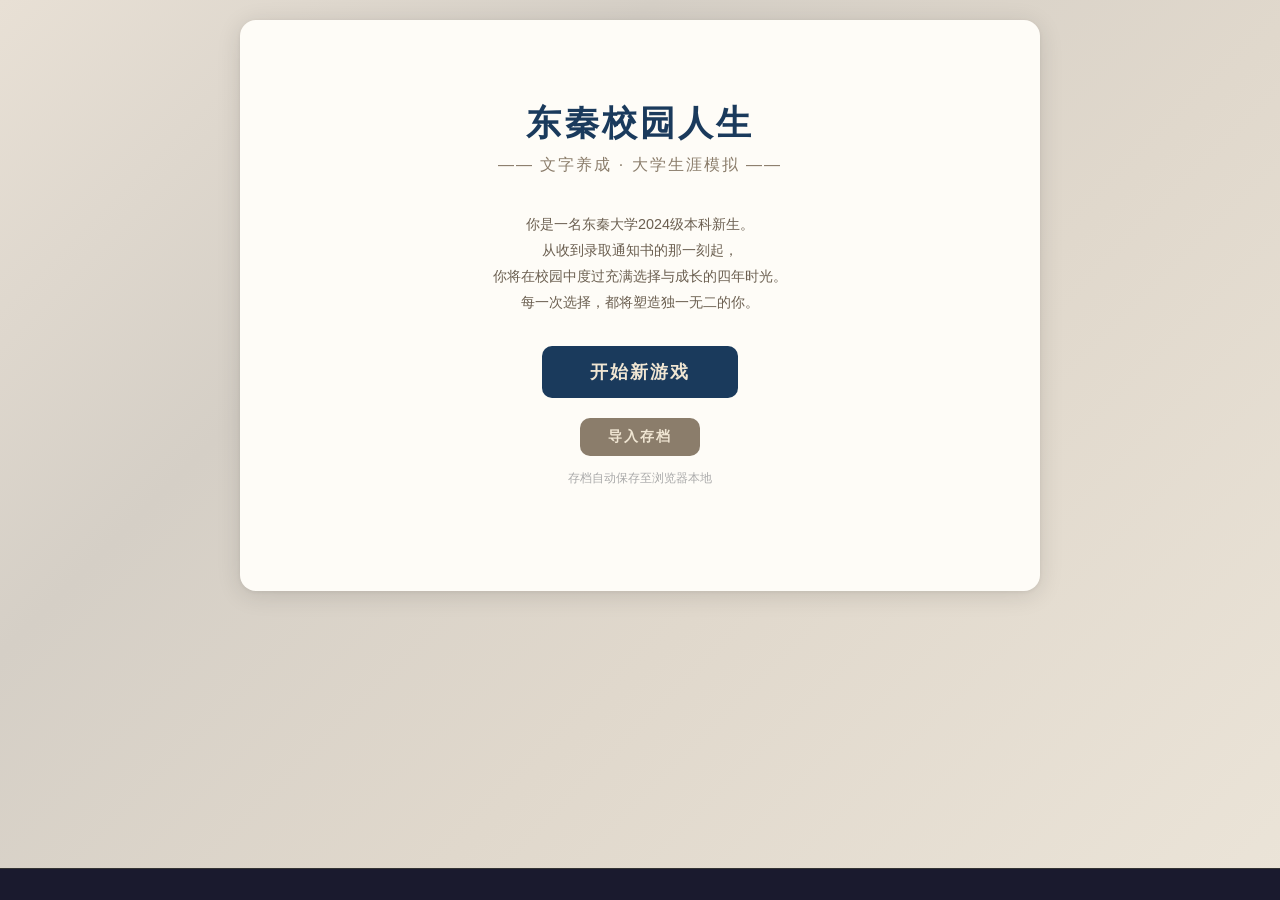
<file: index.html>
<!DOCTYPE html>
<html lang="zh-CN">
<head>
<meta charset="UTF-8">
<meta name="viewport" content="width=device-width, initial-scale=1.0">
<title>东秦校园人生</title>
<link rel="stylesheet" href="style.css">
</head>
<body>
<div id="game-container">
<div id="attr-panel">
  <div class="date-row"><span class="date-main" id="date-display"></span><span class="date-sub" id="weekday-display"></span></div>
  <div class="attrs">
    <div class="attr-item"><span class="attr-icon">❤️</span><span class="attr-name">健康</span><span class="attr-val" id="val-health"></span></div>
    <div class="attr-item"><span class="attr-icon">😊</span><span class="attr-name">幸福</span><span class="attr-val" id="val-happy"></span></div>
    <div class="attr-item"><span class="attr-icon">📖</span><span class="attr-name">悟性</span><span class="attr-val" id="val-wisdom"></span></div>
    <div class="attr-item"><span class="attr-icon">✨</span><span class="attr-name">魅力</span><span class="attr-val" id="val-charm"></span></div>
    <div class="attr-item"><span class="attr-icon">🏆</span><span class="attr-name">荣耀</span><span class="attr-val" id="val-glory"></span></div>
    <div class="attr-item"><span class="attr-icon">💰</span><span class="attr-name">金钱</span><span class="attr-val" id="val-money"></span></div>
    <div class="attr-item"><span class="attr-icon">🎤</span><span class="attr-name">歌唱</span><span class="attr-val" id="val-singing"></span></div>
    <div class="attr-item"><span class="attr-icon">🎭</span><span class="attr-name">表演</span><span class="attr-val" id="val-performance"></span></div>
    <div class="attr-item"><span class="attr-icon">💳</span><span class="attr-name">鹏远余额</span><span class="attr-val" id="val-pengyuan"></span></div>
  </div>
  <div class="love-row" id="love-row" style="display:none;"><span>💕 女友</span><span class="gf-name" id="gf-name"></span><span>好感度</span><span class="gf-favor" id="gf-favor"></span></div>
  <div class="favor-row" id="favor-row" style="display:none"><span>👨‍🏫 教师好感度 <span id="val-teacher-favor">80</span></span><span>👥 同学好感度 <span id="val-classmate-favor">80</span></span></div>
  <div class="buff-row" id="buff-row"></div>
</div>
<div id="main-area"></div>
<div id="choices-area"></div>
<div id="bottom-bar"></div>
<div id="news-ticker"><span id="news-text"></span></div>
</div>

<script src="news_data.js"></script>
<script src="script.js"></script>
</body>
</html>
</file>
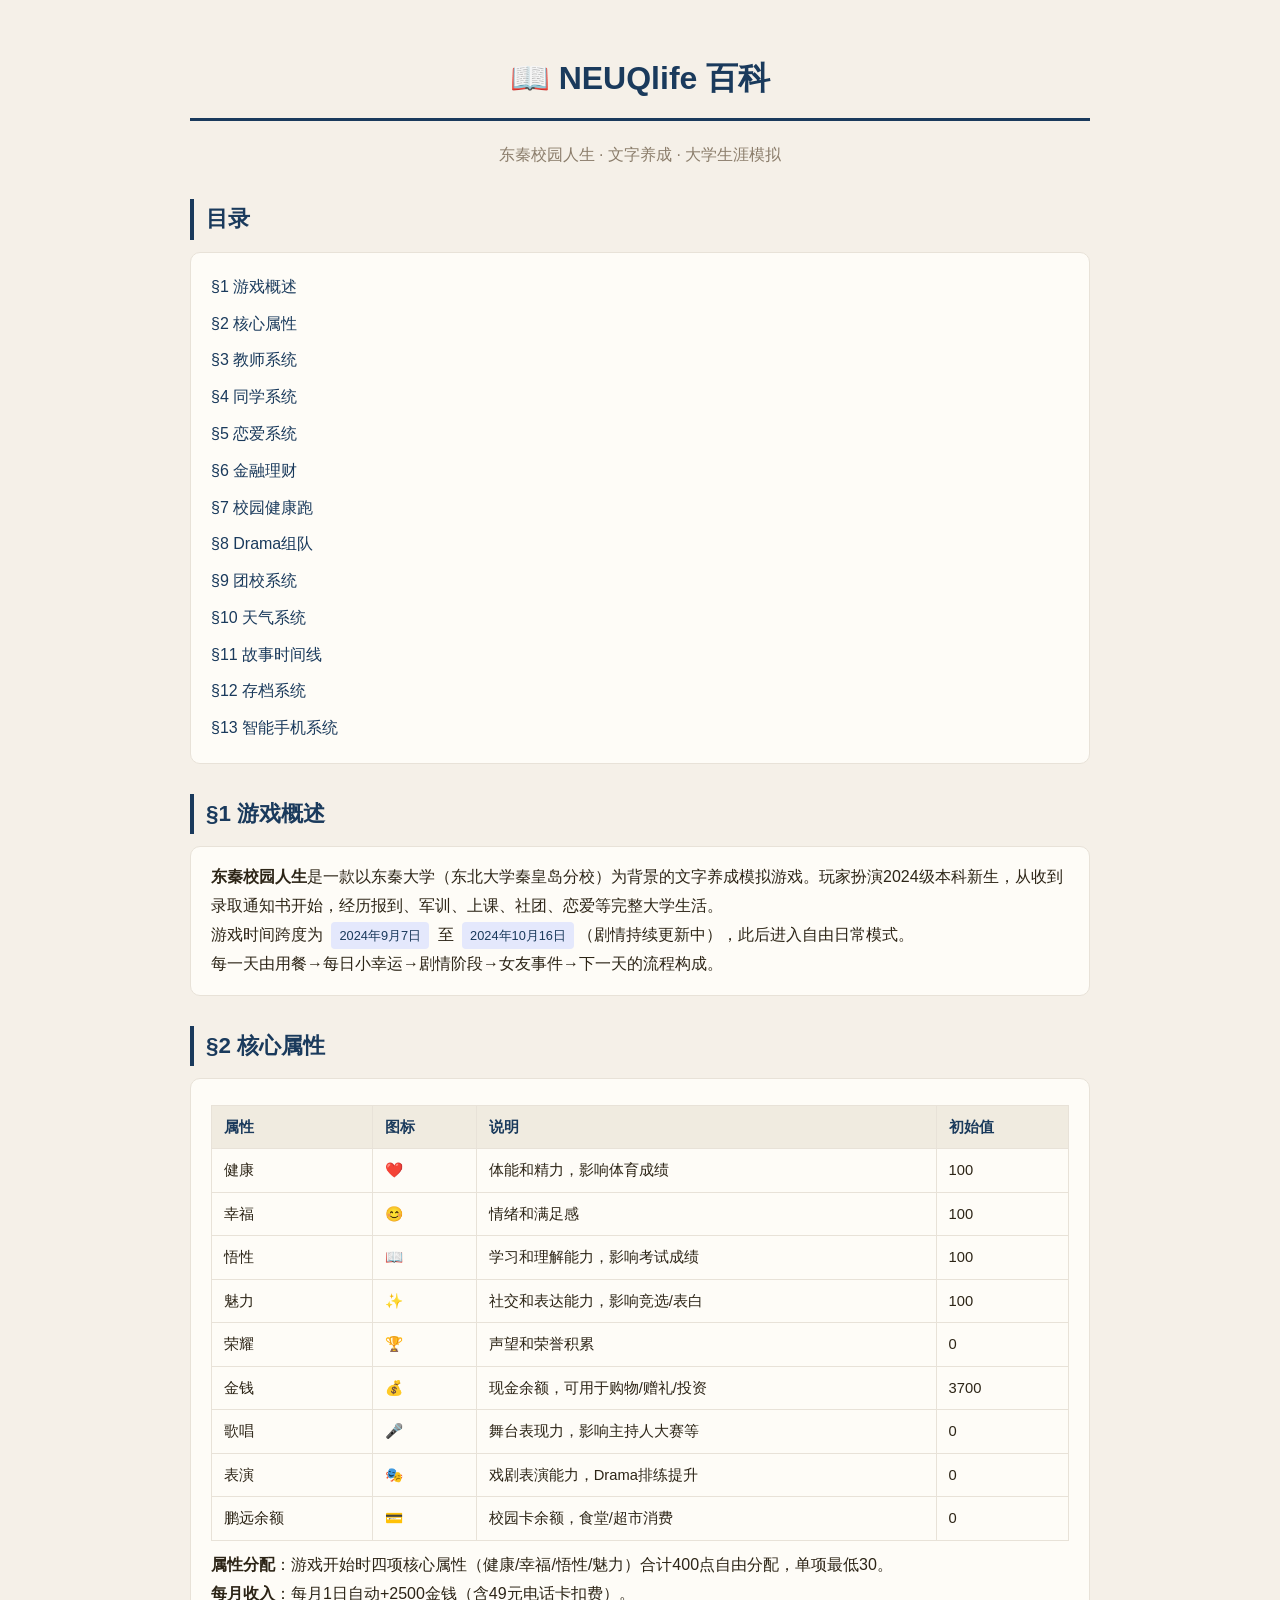
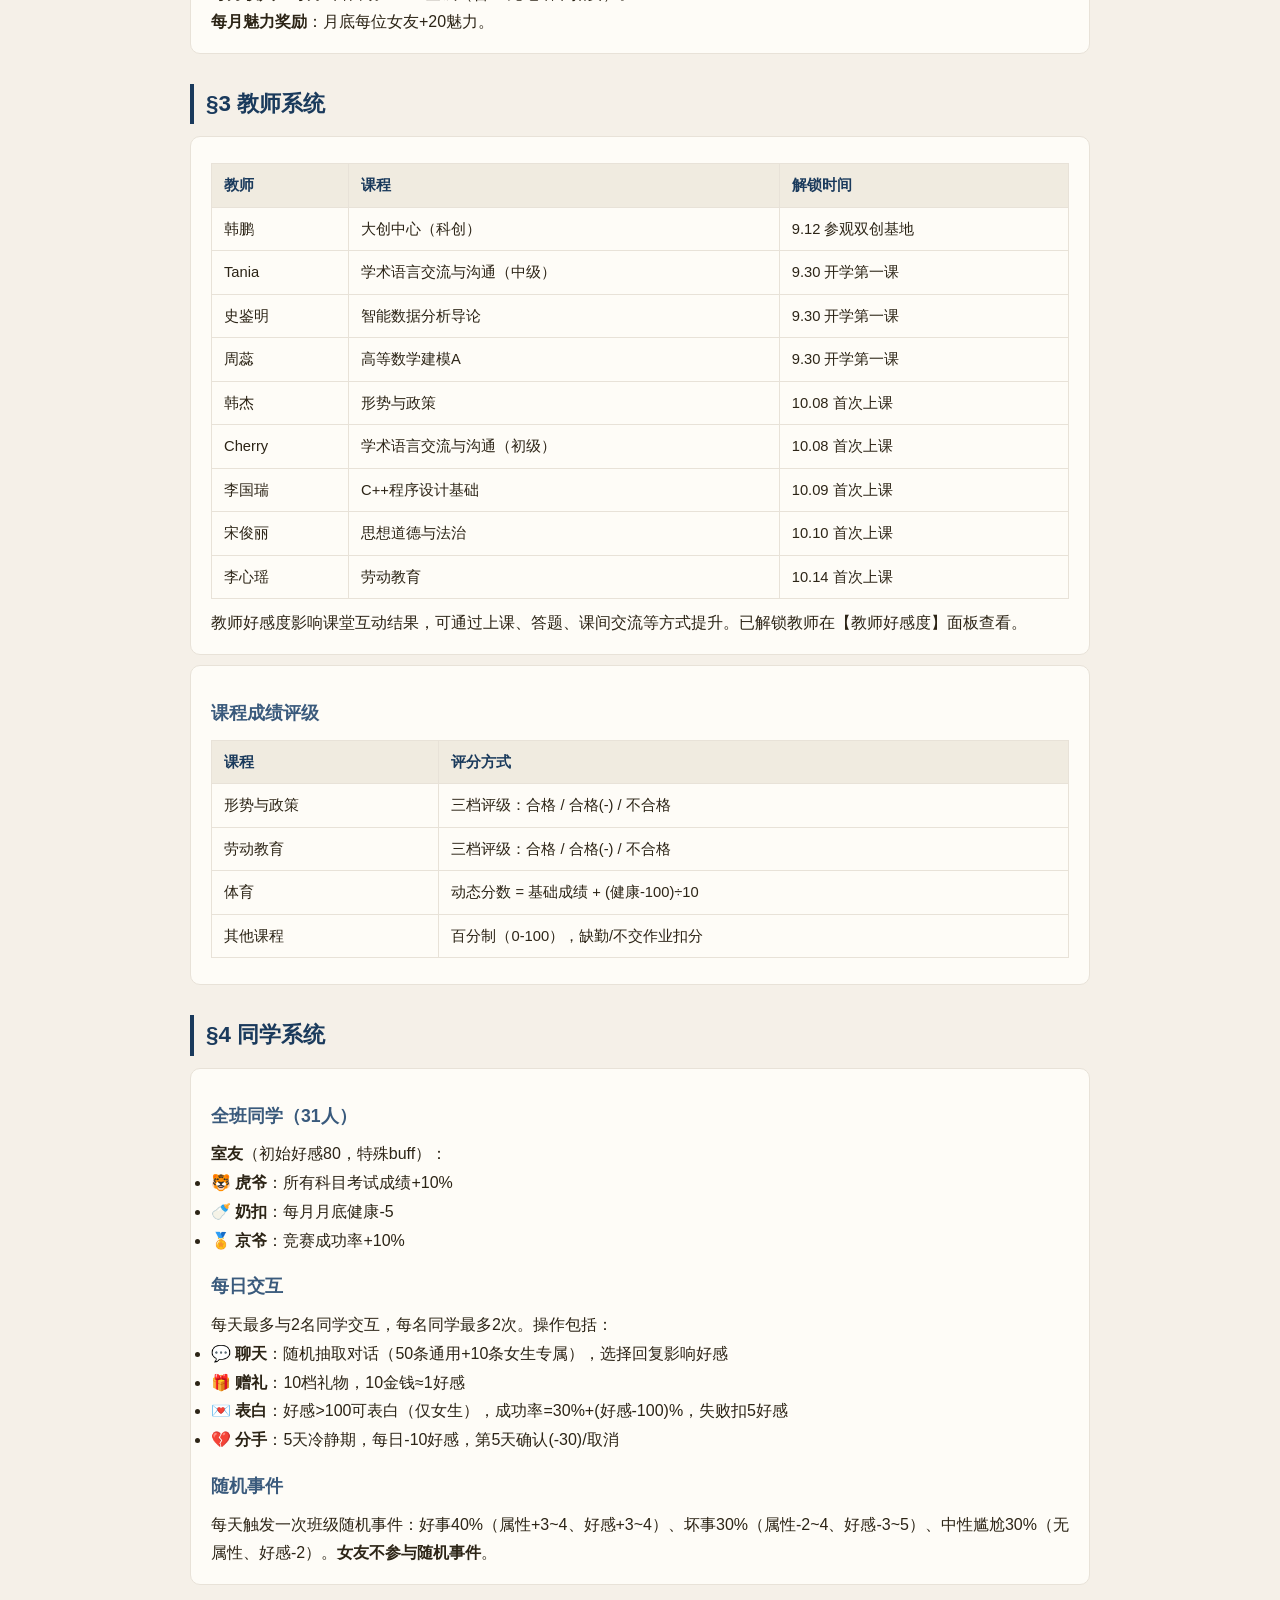
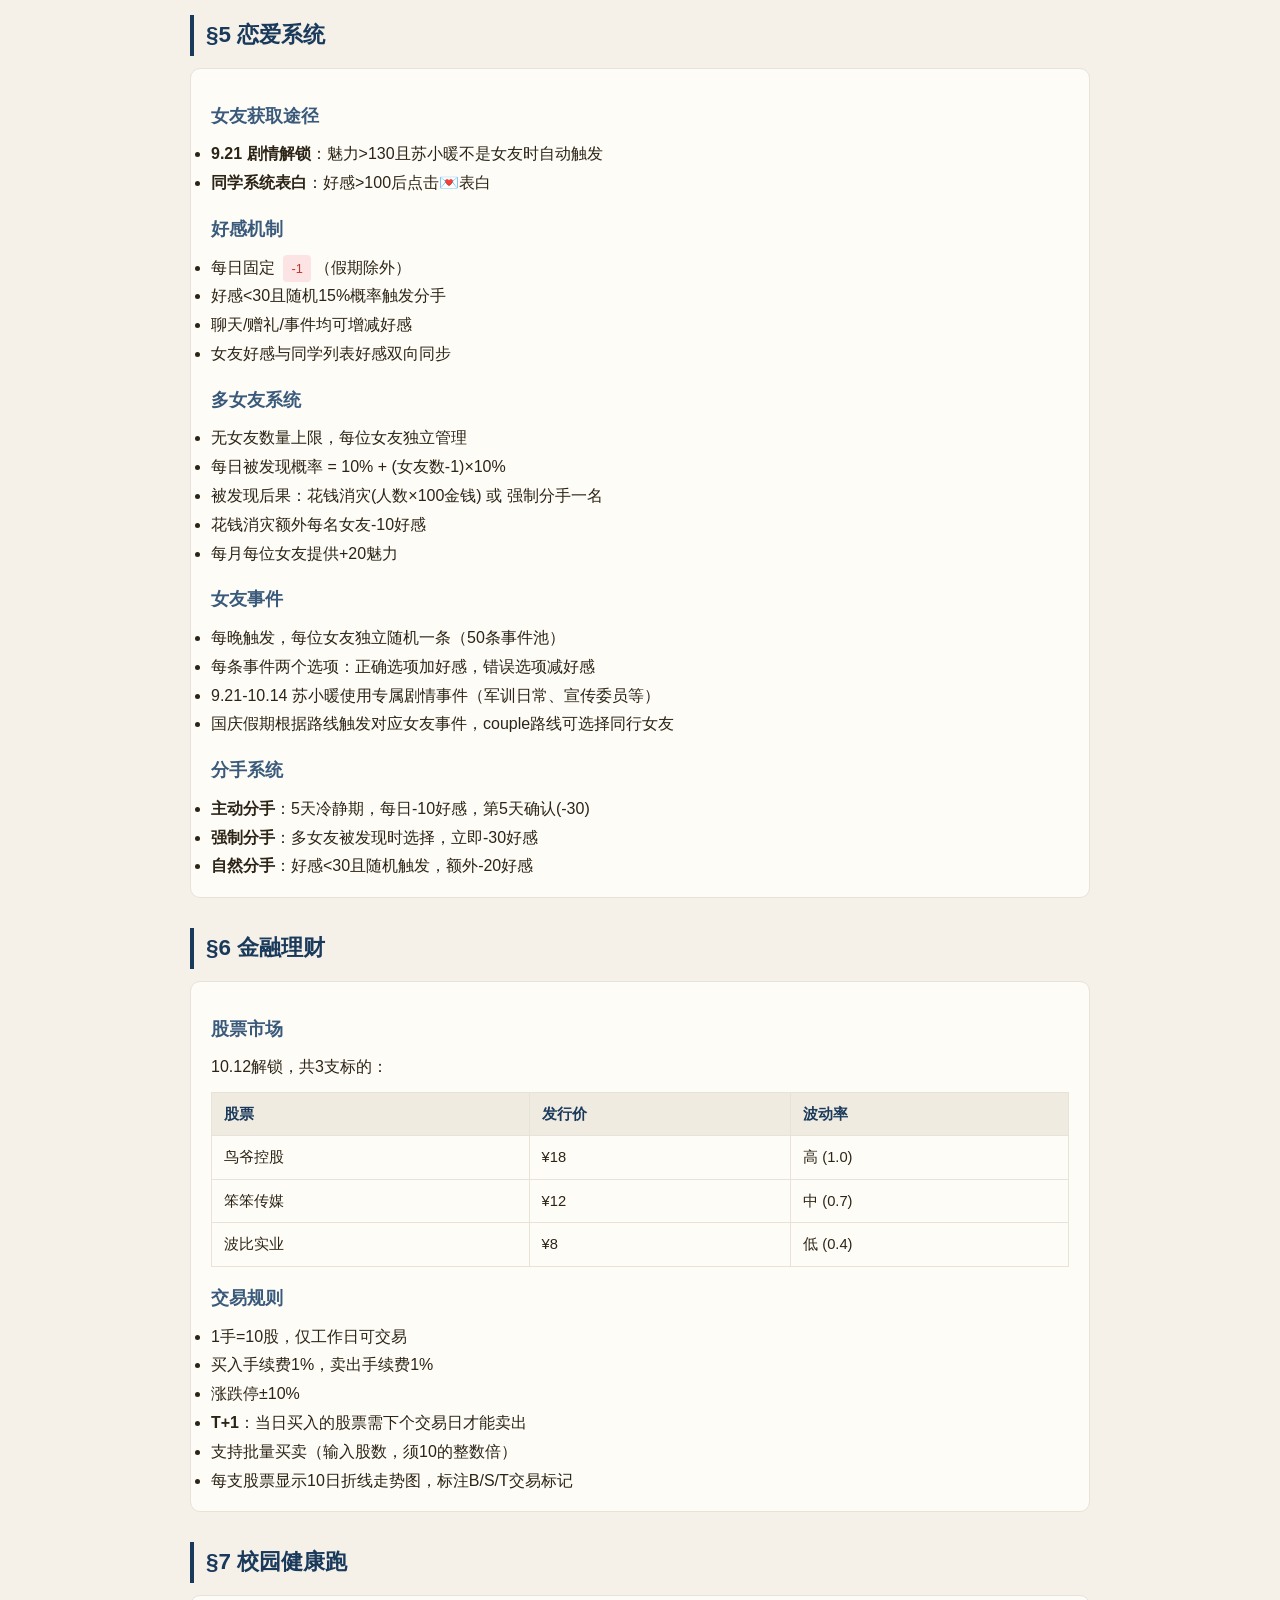
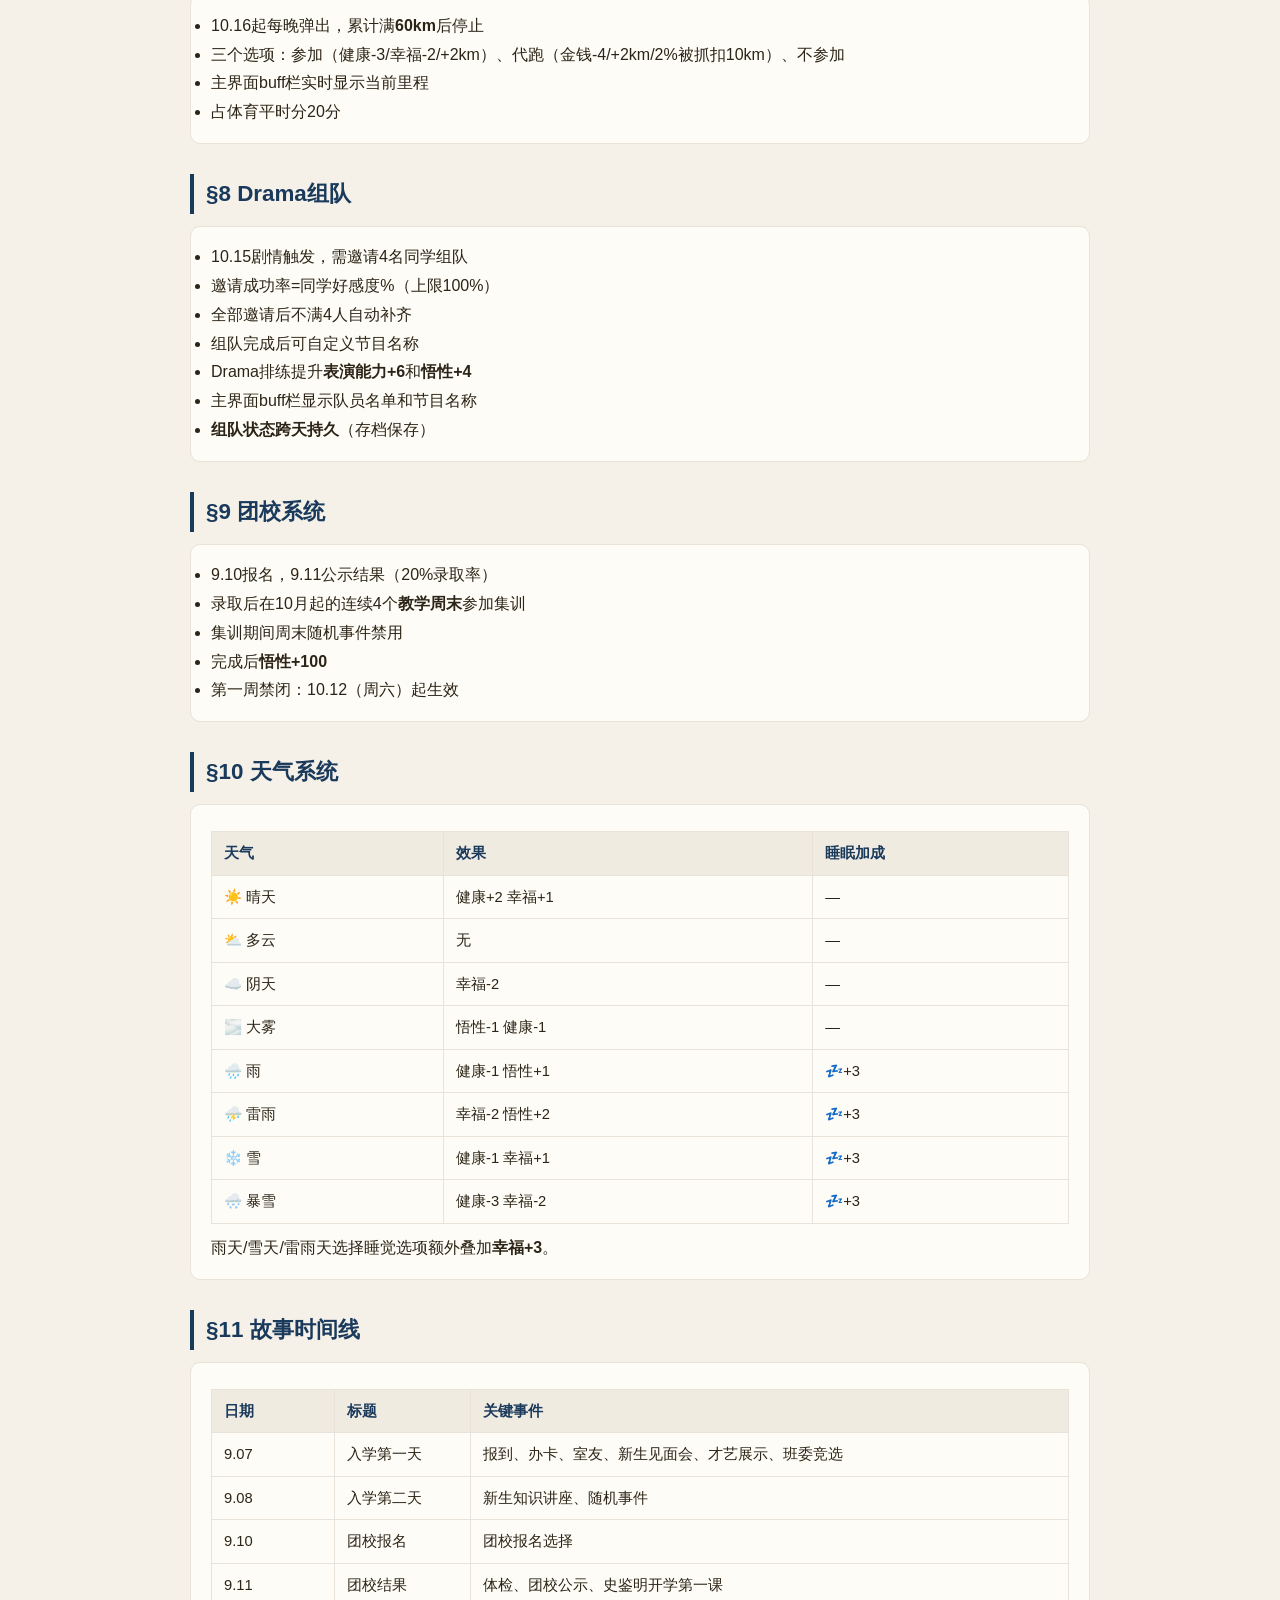
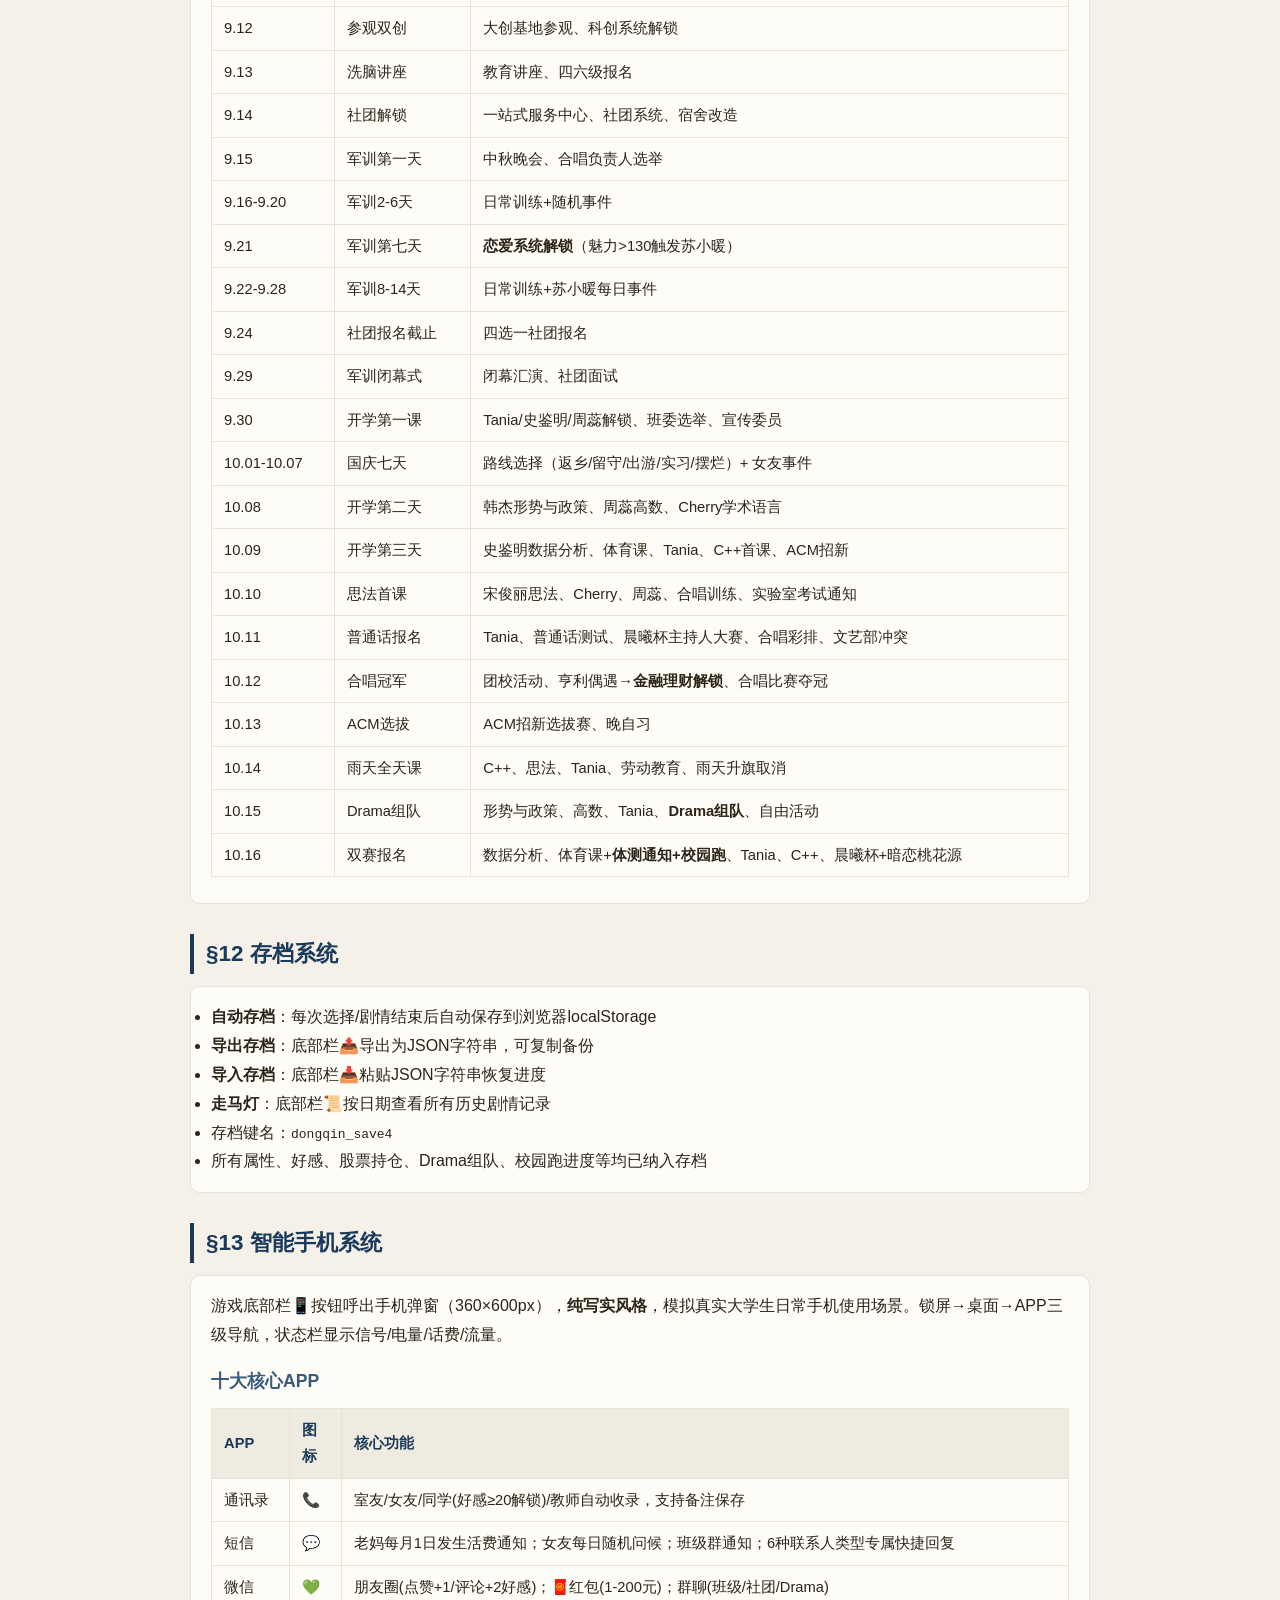
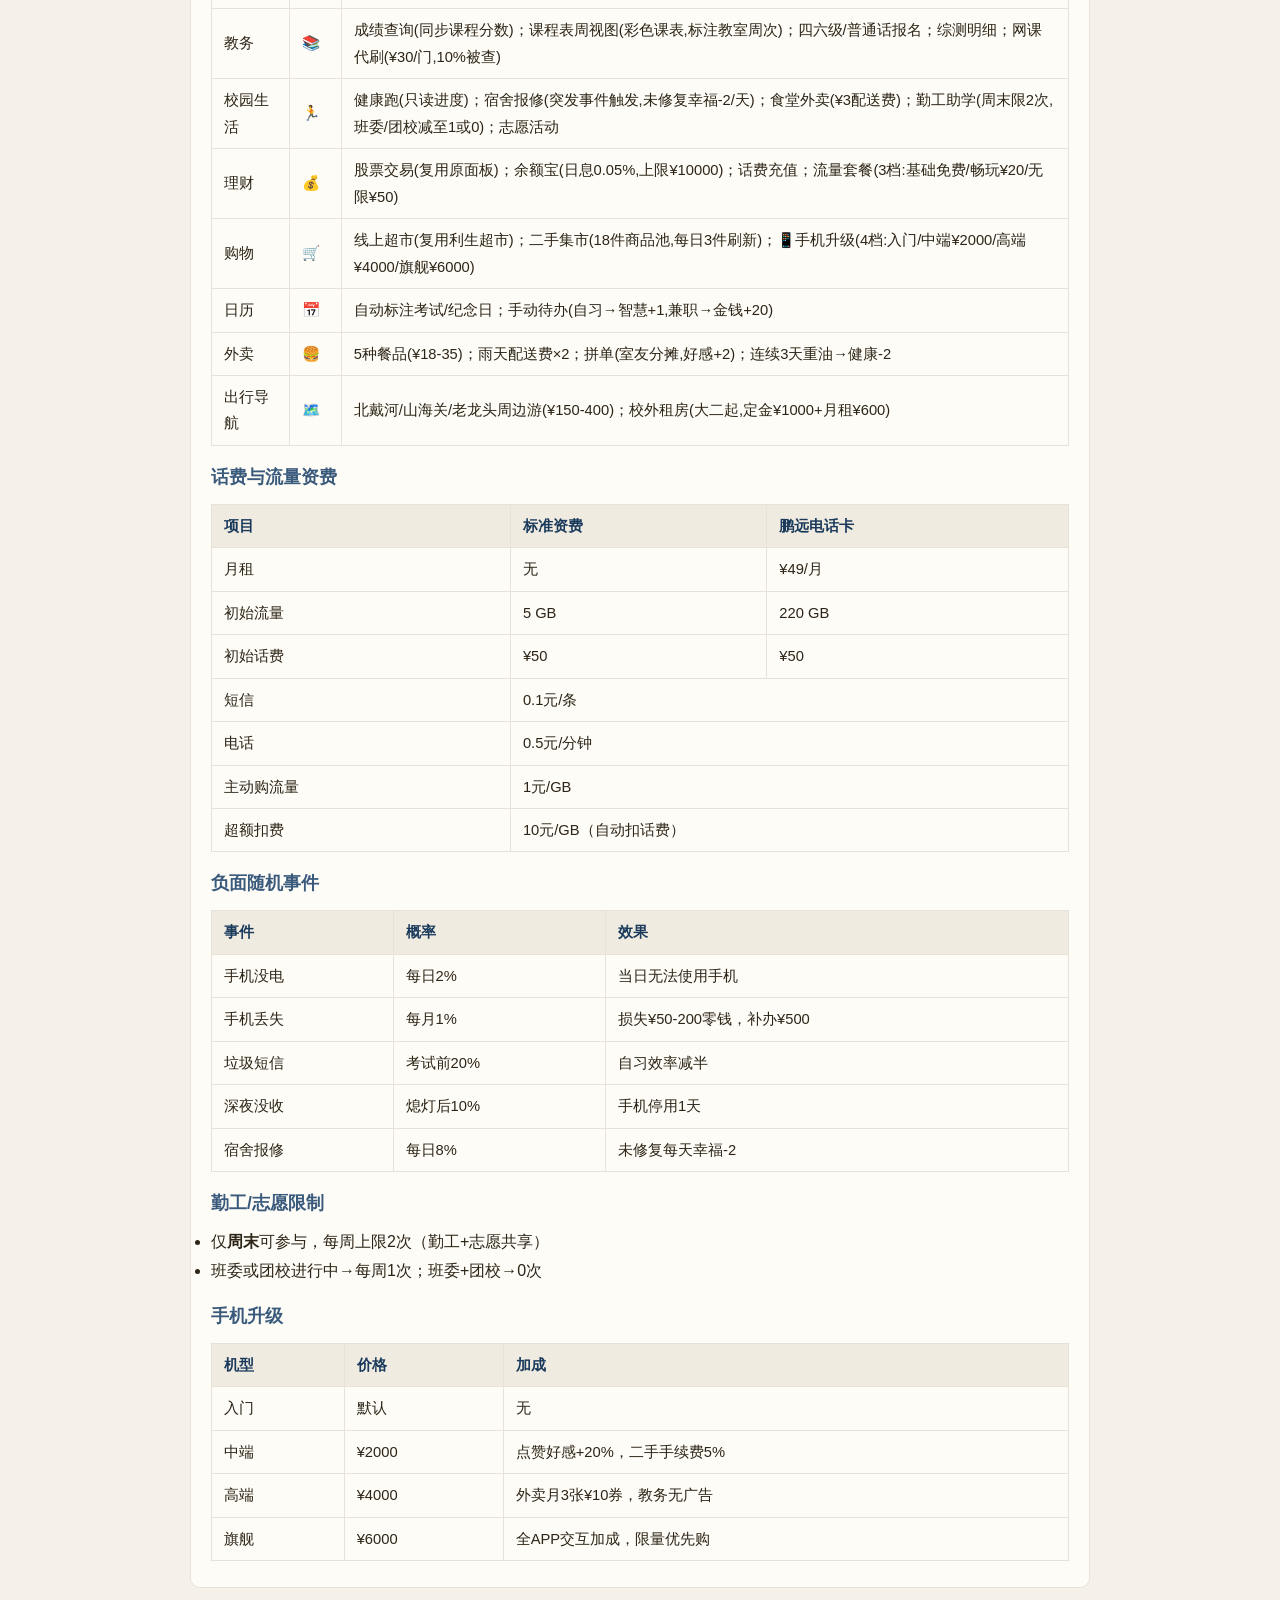
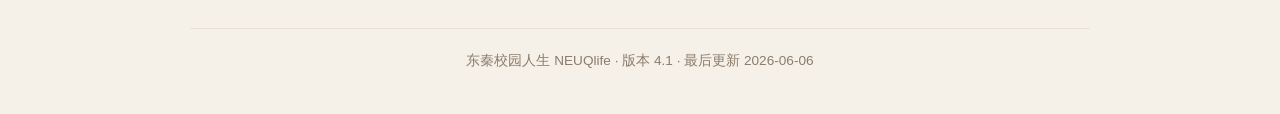
<file: NEUQlife百科.html>
<!DOCTYPE html>
<html lang="zh-CN">
<head>
<meta charset="UTF-8">
<meta name="viewport" content="width=device-width, initial-scale=1.0">
<title>NEUQlife 百科 — 东秦校园人生</title>
<style>
*{margin:0;padding:0;box-sizing:border-box}
body{font-family:'Segoe UI','Microsoft YaHei',sans-serif;background:#f5f0e8;color:#2c2416;line-height:1.8;padding:20px}
.wrapper{max-width:900px;margin:0 auto}
h1{text-align:center;color:#1a3a5c;font-size:2em;padding:30px 0 10px;border-bottom:3px solid #1a3a5c;margin-bottom:20px}
h2{color:#1a3a5c;font-size:1.4em;margin:30px 0 12px;padding-left:12px;border-left:4px solid #1a3a5c}
h3{color:#3a5a7c;font-size:1.1em;margin:16px 0 8px}
.card{background:#fefcf7;border:1px solid #e8e2d8;border-radius:10px;padding:16px 20px;margin:10px 0}
.tag{display:inline-block;padding:2px 8px;border-radius:4px;font-size:.8em;margin:0 4px}
.tag-red{background:#fce4e4;color:#c0392b}
.tag-green{background:#e4fce4;color:#1e7e34}
.tag-blue{background:#e4e8fc;color:#1a3a5c}
.tag-orange{background:#fcf0e4;color:#e67e22}
table{width:100%;border-collapse:collapse;margin:10px 0}
td,th{padding:8px 12px;border:1px solid #e8e2d8;text-align:left;font-size:.92em}
th{background:#f0ebe0;color:#1a3a5c;font-weight:600}
.toc a{display:block;padding:4px 0;color:#1a3a5c;text-decoration:none}
.toc a:hover{text-decoration:underline}
.footer{text-align:center;color:#8b7d6b;font-size:.85em;margin-top:40px;padding:20px 0;border-top:1px solid #e8e2d8}
.pos{color:#c0392b}.neg{color:#1e7e34}
</style>
</head>
<body>
<div class="wrapper">

<h1>📖 NEUQlife 百科</h1>
<p style="text-align:center;color:#8b7d6b">东秦校园人生 · 文字养成 · 大学生涯模拟</p>

<h2>目录</h2>
<div class="card toc">
<a href="#s1">§1 游戏概述</a>
<a href="#s2">§2 核心属性</a>
<a href="#s3">§3 教师系统</a>
<a href="#s4">§4 同学系统</a>
<a href="#s5">§5 恋爱系统</a>
<a href="#s6">§6 金融理财</a>
<a href="#s7">§7 校园健康跑</a>
<a href="#s8">§8 Drama组队</a>
<a href="#s9">§9 团校系统</a>
<a href="#s10">§10 天气系统</a>
<a href="#s11">§11 故事时间线</a>
<a href="#s12">§12 存档系统</a>
<a href="#s13">§13 智能手机系统</a>
</div>

<h2 id="s1">§1 游戏概述</h2>
<div class="card">
<p><strong>东秦校园人生</strong>是一款以东秦大学（东北大学秦皇岛分校）为背景的文字养成模拟游戏。玩家扮演2024级本科新生，从收到录取通知书开始，经历报到、军训、上课、社团、恋爱等完整大学生活。</p>
<p>游戏时间跨度为 <span class="tag tag-blue">2024年9月7日</span> 至 <span class="tag tag-blue">2024年10月16日</span>（剧情持续更新中），此后进入自由日常模式。</p>
<p>每一天由用餐→每日小幸运→剧情阶段→女友事件→下一天的流程构成。</p>
</div>

<h2 id="s2">§2 核心属性</h2>
<div class="card">
<table>
<tr><th>属性</th><th>图标</th><th>说明</th><th>初始值</th></tr>
<tr><td>健康</td><td>❤️</td><td>体能和精力，影响体育成绩</td><td>100</td></tr>
<tr><td>幸福</td><td>😊</td><td>情绪和满足感</td><td>100</td></tr>
<tr><td>悟性</td><td>📖</td><td>学习和理解能力，影响考试成绩</td><td>100</td></tr>
<tr><td>魅力</td><td>✨</td><td>社交和表达能力，影响竞选/表白</td><td>100</td></tr>
<tr><td>荣耀</td><td>🏆</td><td>声望和荣誉积累</td><td>0</td></tr>
<tr><td>金钱</td><td>💰</td><td>现金余额，可用于购物/赠礼/投资</td><td>3700</td></tr>
<tr><td>歌唱</td><td>🎤</td><td>舞台表现力，影响主持人大赛等</td><td>0</td></tr>
<tr><td>表演</td><td>🎭</td><td>戏剧表演能力，Drama排练提升</td><td>0</td></tr>
<tr><td>鹏远余额</td><td>💳</td><td>校园卡余额，食堂/超市消费</td><td>0</td></tr>
</table>
<p style="margin-top:10px"><strong>属性分配</strong>：游戏开始时四项核心属性（健康/幸福/悟性/魅力）合计400点自由分配，单项最低30。</p>
<p><strong>每月收入</strong>：每月1日自动+2500金钱（含49元电话卡扣费）。</p>
<p><strong>每月魅力奖励</strong>：月底每位女友+20魅力。</p>
</div>

<h2 id="s3">§3 教师系统</h2>
<div class="card">
<table>
<tr><th>教师</th><th>课程</th><th>解锁时间</th></tr>
<tr><td>韩鹏</td><td>大创中心（科创）</td><td>9.12 参观双创基地</td></tr>
<tr><td>Tania</td><td>学术语言交流与沟通（中级）</td><td>9.30 开学第一课</td></tr>
<tr><td>史鉴明</td><td>智能数据分析导论</td><td>9.30 开学第一课</td></tr>
<tr><td>周蕊</td><td>高等数学建模A</td><td>9.30 开学第一课</td></tr>
<tr><td>韩杰</td><td>形势与政策</td><td>10.08 首次上课</td></tr>
<tr><td>Cherry</td><td>学术语言交流与沟通（初级）</td><td>10.08 首次上课</td></tr>
<tr><td>李国瑞</td><td>C++程序设计基础</td><td>10.09 首次上课</td></tr>
<tr><td>宋俊丽</td><td>思想道德与法治</td><td>10.10 首次上课</td></tr>
<tr><td>李心瑶</td><td>劳动教育</td><td>10.14 首次上课</td></tr>
</table>
<p style="margin-top:10px">教师好感度影响课堂互动结果，可通过上课、答题、课间交流等方式提升。已解锁教师在【教师好感度】面板查看。</p>
</div>

<div class="card">
<h3>课程成绩评级</h3>
<table>
<tr><th>课程</th><th>评分方式</th></tr>
<tr><td>形势与政策</td><td>三档评级：合格 / 合格(-) / 不合格</td></tr>
<tr><td>劳动教育</td><td>三档评级：合格 / 合格(-) / 不合格</td></tr>
<tr><td>体育</td><td>动态分数 = 基础成绩 + (健康-100)÷10</td></tr>
<tr><td>其他课程</td><td>百分制（0-100），缺勤/不交作业扣分</td></tr>
</table>
</div>

<h2 id="s4">§4 同学系统</h2>
<div class="card">
<h3>全班同学（31人）</h3>
<p><strong>室友</strong>（初始好感80，特殊buff）：</p>
<ul>
<li>🐯 <strong>虎爷</strong>：所有科目考试成绩+10%</li>
<li>🍼 <strong>奶扣</strong>：每月月底健康-5</li>
<li>🏅 <strong>京爷</strong>：竞赛成功率+10%</li>
</ul>

<h3>每日交互</h3>
<p>每天最多与2名同学交互，每名同学最多2次。操作包括：</p>
<ul>
<li><strong>💬 聊天</strong>：随机抽取对话（50条通用+10条女生专属），选择回复影响好感</li>
<li><strong>🎁 赠礼</strong>：10档礼物，10金钱≈1好感</li>
<li><strong>💌 表白</strong>：好感>100可表白（仅女生），成功率=30%+(好感-100)%，失败扣5好感</li>
<li><strong>💔 分手</strong>：5天冷静期，每日-10好感，第5天确认(-30)/取消</li>
</ul>

<h3>随机事件</h3>
<p>每天触发一次班级随机事件：好事40%（属性+3~4、好感+3~4）、坏事30%（属性-2~4、好感-3~5）、中性尴尬30%（无属性、好感-2）。<strong>女友不参与随机事件</strong>。</p>
</div>

<h2 id="s5">§5 恋爱系统</h2>
<div class="card">
<h3>女友获取途径</h3>
<ul>
<li><strong>9.21 剧情解锁</strong>：魅力>130且苏小暖不是女友时自动触发</li>
<li><strong>同学系统表白</strong>：好感>100后点击💌表白</li>
</ul>

<h3>好感机制</h3>
<ul>
<li>每日固定 <span class="tag tag-red">-1</span>（假期除外）</li>
<li>好感<30且随机15%概率触发分手</li>
<li>聊天/赠礼/事件均可增减好感</li>
<li>女友好感与同学列表好感双向同步</li>
</ul>

<h3>多女友系统</h3>
<ul>
<li>无女友数量上限，每位女友独立管理</li>
<li>每日被发现概率 = 10% + (女友数-1)×10%</li>
<li>被发现后果：花钱消灾(人数×100金钱) 或 强制分手一名</li>
<li>花钱消灾额外每名女友-10好感</li>
<li>每月每位女友提供+20魅力</li>
</ul>

<h3>女友事件</h3>
<ul>
<li>每晚触发，每位女友独立随机一条（50条事件池）</li>
<li>每条事件两个选项：正确选项加好感，错误选项减好感</li>
<li>9.21-10.14 苏小暖使用专属剧情事件（军训日常、宣传委员等）</li>
<li>国庆假期根据路线触发对应女友事件，couple路线可选择同行女友</li>
</ul>

<h3>分手系统</h3>
<ul>
<li><strong>主动分手</strong>：5天冷静期，每日-10好感，第5天确认(-30)</li>
<li><strong>强制分手</strong>：多女友被发现时选择，立即-30好感</li>
<li><strong>自然分手</strong>：好感<30且随机触发，额外-20好感</li>
</ul>
</div>

<h2 id="s6">§6 金融理财</h2>
<div class="card">
<h3>股票市场</h3>
<p>10.12解锁，共3支标的：</p>
<table>
<tr><th>股票</th><th>发行价</th><th>波动率</th></tr>
<tr><td>鸟爷控股</td><td>¥18</td><td>高 (1.0)</td></tr>
<tr><td>笨笨传媒</td><td>¥12</td><td>中 (0.7)</td></tr>
<tr><td>波比实业</td><td>¥8</td><td>低 (0.4)</td></tr>
</table>

<h3>交易规则</h3>
<ul>
<li>1手=10股，仅工作日可交易</li>
<li>买入手续费1%，卖出手续费1%</li>
<li>涨跌停±10%</li>
<li><strong>T+1</strong>：当日买入的股票需下个交易日才能卖出</li>
<li>支持批量买卖（输入股数，须10的整数倍）</li>
<li>每支股票显示10日折线走势图，标注B/S/T交易标记</li>
</ul>
</div>

<h2 id="s7">§7 校园健康跑</h2>
<div class="card">
<ul>
<li>10.16起每晚弹出，累计满<strong>60km</strong>后停止</li>
<li>三个选项：参加（健康-3/幸福-2/+2km）、代跑（金钱-4/+2km/2%被抓扣10km）、不参加</li>
<li>主界面buff栏实时显示当前里程</li>
<li>占体育平时分20分</li>
</ul>
</div>

<h2 id="s8">§8 Drama组队</h2>
<div class="card">
<ul>
<li>10.15剧情触发，需邀请4名同学组队</li>
<li>邀请成功率=同学好感度%（上限100%）</li>
<li>全部邀请后不满4人自动补齐</li>
<li>组队完成后可自定义节目名称</li>
<li>Drama排练提升<strong>表演能力+6</strong>和<strong>悟性+4</strong></li>
<li>主界面buff栏显示队员名单和节目名称</li>
<li><strong>组队状态跨天持久</strong>（存档保存）</li>
</ul>
</div>

<h2 id="s9">§9 团校系统</h2>
<div class="card">
<ul>
<li>9.10报名，9.11公示结果（20%录取率）</li>
<li>录取后在10月起的连续4个<strong>教学周末</strong>参加集训</li>
<li>集训期间周末随机事件禁用</li>
<li>完成后<strong>悟性+100</strong></li>
<li>第一周禁闭：10.12（周六）起生效</li>
</ul>
</div>

<h2 id="s10">§10 天气系统</h2>
<div class="card">
<table>
<tr><th>天气</th><th>效果</th><th>睡眠加成</th></tr>
<tr><td>☀️ 晴天</td><td>健康+2 幸福+1</td><td>—</td></tr>
<tr><td>⛅ 多云</td><td>无</td><td>—</td></tr>
<tr><td>☁️ 阴天</td><td>幸福-2</td><td>—</td></tr>
<tr><td>🌫️ 大雾</td><td>悟性-1 健康-1</td><td>—</td></tr>
<tr><td>🌧️ 雨</td><td>健康-1 悟性+1</td><td>💤+3</td></tr>
<tr><td>⛈️ 雷雨</td><td>幸福-2 悟性+2</td><td>💤+3</td></tr>
<tr><td>❄️ 雪</td><td>健康-1 幸福+1</td><td>💤+3</td></tr>
<tr><td>🌨️ 暴雪</td><td>健康-3 幸福-2</td><td>💤+3</td></tr>
</table>
<p style="margin-top:10px">雨天/雪天/雷雨天选择睡觉选项额外叠加<strong>幸福+3</strong>。</p>
</div>

<h2 id="s11">§11 故事时间线</h2>
<div class="card">
<table>
<tr><th>日期</th><th>标题</th><th>关键事件</th></tr>
<tr><td>9.07</td><td>入学第一天</td><td>报到、办卡、室友、新生见面会、才艺展示、班委竞选</td></tr>
<tr><td>9.08</td><td>入学第二天</td><td>新生知识讲座、随机事件</td></tr>
<tr><td>9.10</td><td>团校报名</td><td>团校报名选择</td></tr>
<tr><td>9.11</td><td>团校结果</td><td>体检、团校公示、史鉴明开学第一课</td></tr>
<tr><td>9.12</td><td>参观双创</td><td>大创基地参观、科创系统解锁</td></tr>
<tr><td>9.13</td><td>洗脑讲座</td><td>教育讲座、四六级报名</td></tr>
<tr><td>9.14</td><td>社团解锁</td><td>一站式服务中心、社团系统、宿舍改造</td></tr>
<tr><td>9.15</td><td>军训第一天</td><td>中秋晚会、合唱负责人选举</td></tr>
<tr><td>9.16-9.20</td><td>军训2-6天</td><td>日常训练+随机事件</td></tr>
<tr><td>9.21</td><td>军训第七天</td><td><strong>恋爱系统解锁</strong>（魅力>130触发苏小暖）</td></tr>
<tr><td>9.22-9.28</td><td>军训8-14天</td><td>日常训练+苏小暖每日事件</td></tr>
<tr><td>9.24</td><td>社团报名截止</td><td>四选一社团报名</td></tr>
<tr><td>9.29</td><td>军训闭幕式</td><td>闭幕汇演、社团面试</td></tr>
<tr><td>9.30</td><td>开学第一课</td><td>Tania/史鉴明/周蕊解锁、班委选举、宣传委员</td></tr>
<tr><td>10.01-10.07</td><td>国庆七天</td><td>路线选择（返乡/留守/出游/实习/摆烂）+ 女友事件</td></tr>
<tr><td>10.08</td><td>开学第二天</td><td>韩杰形势与政策、周蕊高数、Cherry学术语言</td></tr>
<tr><td>10.09</td><td>开学第三天</td><td>史鉴明数据分析、体育课、Tania、C++首课、ACM招新</td></tr>
<tr><td>10.10</td><td>思法首课</td><td>宋俊丽思法、Cherry、周蕊、合唱训练、实验室考试通知</td></tr>
<tr><td>10.11</td><td>普通话报名</td><td>Tania、普通话测试、晨曦杯主持人大赛、合唱彩排、文艺部冲突</td></tr>
<tr><td>10.12</td><td>合唱冠军</td><td>团校活动、亨利偶遇→<strong>金融理财解锁</strong>、合唱比赛夺冠</td></tr>
<tr><td>10.13</td><td>ACM选拔</td><td>ACM招新选拔赛、晚自习</td></tr>
<tr><td>10.14</td><td>雨天全天课</td><td>C++、思法、Tania、劳动教育、雨天升旗取消</td></tr>
<tr><td>10.15</td><td>Drama组队</td><td>形势与政策、高数、Tania、<strong>Drama组队</strong>、自由活动</td></tr>
<tr><td>10.16</td><td>双赛报名</td><td>数据分析、体育课+<strong>体测通知+校园跑</strong>、Tania、C++、晨曦杯+暗恋桃花源</td></tr>
</table>
</div>

<h2 id="s12">§12 存档系统</h2>
<div class="card">
<ul>
<li><strong>自动存档</strong>：每次选择/剧情结束后自动保存到浏览器localStorage</li>
<li><strong>导出存档</strong>：底部栏📤导出为JSON字符串，可复制备份</li>
<li><strong>导入存档</strong>：底部栏📥粘贴JSON字符串恢复进度</li>
<li><strong>走马灯</strong>：底部栏📜按日期查看所有历史剧情记录</li>
<li>存档键名：<code>dongqin_save4</code></li>
<li>所有属性、好感、股票持仓、Drama组队、校园跑进度等均已纳入存档</li>
</ul>
</div>

<h2 id="s13">§13 智能手机系统</h2>
<div class="card">
<p>游戏底部栏📱按钮呼出手机弹窗（360×600px），<strong>纯写实风格</strong>，模拟真实大学生日常手机使用场景。锁屏→桌面→APP三级导航，状态栏显示信号/电量/话费/流量。</p>

<h3>十大核心APP</h3>
<table>
<tr><th>APP</th><th>图标</th><th>核心功能</th></tr>
<tr><td>通讯录</td><td>📞</td><td>室友/女友/同学(好感≥20解锁)/教师自动收录，支持备注保存</td></tr>
<tr><td>短信</td><td>💬</td><td>老妈每月1日发生活费通知；女友每日随机问候；班级群通知；6种联系人类型专属快捷回复</td></tr>
<tr><td>微信</td><td>💚</td><td>朋友圈(点赞+1/评论+2好感)；🧧红包(1-200元)；群聊(班级/社团/Drama)</td></tr>
<tr><td>教务</td><td>📚</td><td>成绩查询(同步课程分数)；课程表周视图(彩色课表,标注教室周次)；四六级/普通话报名；综测明细；网课代刷(¥30/门,10%被查)</td></tr>
<tr><td>校园生活</td><td>🏃</td><td>健康跑(只读进度)；宿舍报修(突发事件触发,未修复幸福-2/天)；食堂外卖(¥3配送费)；勤工助学(周末限2次,班委/团校减至1或0)；志愿活动</td></tr>
<tr><td>理财</td><td>💰</td><td>股票交易(复用原面板)；余额宝(日息0.05%,上限¥10000)；话费充值；流量套餐(3档:基础免费/畅玩¥20/无限¥50)</td></tr>
<tr><td>购物</td><td>🛒</td><td>线上超市(复用利生超市)；二手集市(18件商品池,每日3件刷新)；📱手机升级(4档:入门/中端¥2000/高端¥4000/旗舰¥6000)</td></tr>
<tr><td>日历</td><td>📅</td><td>自动标注考试/纪念日；手动待办(自习→智慧+1,兼职→金钱+20)</td></tr>
<tr><td>外卖</td><td>🍔</td><td>5种餐品(¥18-35)；雨天配送费×2；拼单(室友分摊,好感+2)；连续3天重油→健康-2</td></tr>
<tr><td>出行导航</td><td>🗺️</td><td>北戴河/山海关/老龙头周边游(¥150-400)；校外租房(大二起,定金¥1000+月租¥600)</td></tr>
</table>

<h3>话费与流量资费</h3>
<table>
<tr><th>项目</th><th>标准资费</th><th>鹏远电话卡</th></tr>
<tr><td>月租</td><td>无</td><td>¥49/月</td></tr>
<tr><td>初始流量</td><td>5 GB</td><td>220 GB</td></tr>
<tr><td>初始话费</td><td>¥50</td><td>¥50</td></tr>
<tr><td>短信</td><td colspan="2">0.1元/条</td></tr>
<tr><td>电话</td><td colspan="2">0.5元/分钟</td></tr>
<tr><td>主动购流量</td><td colspan="2">1元/GB</td></tr>
<tr><td>超额扣费</td><td colspan="2">10元/GB（自动扣话费）</td></tr>
</table>

<h3>负面随机事件</h3>
<table>
<tr><th>事件</th><th>概率</th><th>效果</th></tr>
<tr><td>手机没电</td><td>每日2%</td><td>当日无法使用手机</td></tr>
<tr><td>手机丢失</td><td>每月1%</td><td>损失¥50-200零钱，补办¥500</td></tr>
<tr><td>垃圾短信</td><td>考试前20%</td><td>自习效率减半</td></tr>
<tr><td>深夜没收</td><td>熄灯后10%</td><td>手机停用1天</td></tr>
<tr><td>宿舍报修</td><td>每日8%</td><td>未修复每天幸福-2</td></tr>
</table>

<h3>勤工/志愿限制</h3>
<ul>
<li>仅<strong>周末</strong>可参与，每周上限2次（勤工+志愿共享）</li>
<li>班委或团校进行中→每周1次；班委+团校→0次</li>
</ul>

<h3>手机升级</h3>
<table>
<tr><th>机型</th><th>价格</th><th>加成</th></tr>
<tr><td>入门</td><td>默认</td><td>无</td></tr>
<tr><td>中端</td><td>¥2000</td><td>点赞好感+20%，二手手续费5%</td></tr>
<tr><td>高端</td><td>¥4000</td><td>外卖月3张¥10券，教务无广告</td></tr>
<tr><td>旗舰</td><td>¥6000</td><td>全APP交互加成，限量优先购</td></tr>
</table>
</div>

<div class="footer">
东秦校园人生 NEUQlife · 版本 4.1 · 最后更新 2026-06-06
</div>

</div>
</body>
</html>
</file>
<file: style.css>
*{margin:0;padding:0;box-sizing:border-box}
body{font-family:-apple-system,BlinkMacSystemFont,'Segoe UI','Microsoft YaHei',sans-serif;background:linear-gradient(135deg,#e8e0d5,#d5cfc6 30%,#e0d8cc 60%,#ebe4d8);min-height:100vh;display:flex;justify-content:center;align-items:flex-start;padding:10px;color:#2c2416;}
#game-container{width:100%;max-width:800px;background:#fefcf7;border-radius:16px;box-shadow:0 4px 24px rgba(0,0,0,.12),0 1px 4px rgba(0,0,0,.06);overflow:hidden;margin:10px 0;}
#attr-panel{background:linear-gradient(180deg,#1a3a5c,#1e4468);color:#f0e6d3;padding:14px 16px;display:none;}
#attr-panel .date-row{text-align:center;font-size:1.05em;margin-bottom:10px;padding-bottom:8px;border-bottom:1px solid rgba(255,255,255,.15);letter-spacing:1px;}
#attr-panel .date-row .date-main{font-size:1.15em;font-weight:600;}
#attr-panel .date-row .date-sub{font-size:.85em;opacity:.7;margin-left:6px;}
#attr-panel .attrs{display:grid;grid-template-columns:repeat(4,1fr);gap:6px 8px;}
#attr-panel .attr-item{display:flex;align-items:center;gap:4px;font-size:.82em;white-space:nowrap;}
#attr-panel .attr-icon{font-size:1em;width:18px;text-align:center;}
#attr-panel .attr-name{opacity:.85;font-size:.9em;}
#attr-panel .attr-val{font-weight:700;font-size:1em;}
#attr-panel .love-row{display:flex;align-items:center;justify-content:center;gap:16px;margin-top:8px;padding-top:8px;border-top:1px solid rgba(255,255,255,.15);font-size:.85em;}
#attr-panel .love-row .gf-name{color:#ffb8c6;font-weight:600;}
#attr-panel .love-row .gf-favor{color:#ff9eaf;font-weight:700;}
#attr-panel .buff-row{margin-top:8px;padding-top:6px;border-top:1px solid rgba(255,255,255,.12);font-size:.7em;opacity:.7;display:flex;flex-wrap:wrap;gap:3px 10px;}
#attr-panel .buff-row span{white-space:nowrap;}
#attr-panel .favor-row{display:flex;align-items:center;justify-content:center;gap:18px;margin-top:6px;padding-top:6px;border-top:1px solid rgba(255,255,255,.12);font-size:.82em;}
#main-area{padding:20px 24px 24px;min-height:260px;}
#story-title{font-size:1.3em;font-weight:700;color:#1a3a5c;margin-bottom:14px;padding-bottom:10px;border-bottom:2px solid #e8e0d5;}
#story-text{font-family:Georgia,'Noto Serif SC','STSong',serif;font-size:1.02em;line-height:1.85;color:#3d3226;white-space:pre-wrap;margin-bottom:20px;max-height:420px;overflow-y:auto;}
#choices-area{padding:0 24px 20px;display:flex;flex-direction:column;gap:10px;}
#choices-area button{display:block;width:100%;padding:13px 18px;font-size:.95em;font-family:inherit;text-align:left;border:2px solid #d5cfc6;border-radius:10px;background:#fefcf7;color:#2c2416;cursor:pointer;transition:all .15s ease;line-height:1.5;}
#choices-area button:hover{border-color:#1a3a5c;background:#f0ebe0;transform:translateX(3px);}
#choices-area button:active{background:#e0d8cc;transform:translateX(1px);}
#choices-area button.primary{background:#1a3a5c;color:#f0e6d3;border-color:#1a3a5c;text-align:center;font-weight:600;}
#choices-area button.primary:hover{background:#1e4468;}
#bottom-bar{padding:0 24px 16px;display:none;justify-content:center;gap:8px;flex-wrap:wrap;}
#bottom-bar button{padding:8px 12px;font-size:.8em;font-family:inherit;border:1px solid #ccc;border-radius:6px;background:#fefcf7;color:#666;cursor:pointer;transition:all .15s ease;white-space:nowrap;}
#bottom-bar button:hover{border-color:#999;color:#333;}
#title-screen{text-align:center;padding:60px 30px;}
#title-screen h1{font-size:2.2em;color:#1a3a5c;margin-bottom:8px;letter-spacing:3px;}
#title-screen .subtitle{font-size:1em;color:#8b7d6b;margin-bottom:36px;letter-spacing:2px;}
#title-screen .desc{font-size:.9em;color:#6b5f50;line-height:1.8;margin-bottom:30px;max-width:400px;margin-left:auto;margin-right:auto;}
#title-screen button{padding:14px 48px;font-size:1.1em;font-family:inherit;font-weight:600;background:#1a3a5c;color:#f0e6d3;border:none;border-radius:10px;cursor:pointer;letter-spacing:2px;transition:all .2s ease;}
#title-screen button:hover{background:#1e4468;transform:scale(1.03);}
#allocation-screen{padding:30px 24px;}
#allocation-screen h2{text-align:center;color:#1a3a5c;margin-bottom:6px;}
#allocation-screen .alloc-desc{text-align:center;color:#8b7d6b;font-size:.88em;margin-bottom:20px;}
#allocation-screen .remaining{text-align:center;font-size:1.4em;font-weight:700;color:#1a3a5c;margin-bottom:24px;padding:10px;background:#f0ebe0;border-radius:8px;}
#allocation-screen .alloc-row{display:flex;align-items:center;justify-content:space-between;padding:14px 0;border-bottom:1px solid #eee;}
#allocation-screen .alloc-row .info{display:flex;align-items:center;gap:10px;}
#allocation-screen .alloc-row .info .icon{font-size:1.4em;width:30px;text-align:center;}
#allocation-screen .alloc-row .info .name{font-weight:600;font-size:1.05em;}
#allocation-screen .alloc-row .info .desc{font-size:.78em;color:#999;}
#allocation-screen .alloc-row .controls{display:flex;align-items:center;gap:12px;}
#allocation-screen .alloc-row .controls button{width:36px;height:36px;border-radius:50%;border:2px solid #d5cfc6;background:#fefcf7;font-size:1.2em;cursor:pointer;display:flex;align-items:center;justify-content:center;transition:all .15s ease;}
#allocation-screen .alloc-row .controls button:hover{border-color:#1a3a5c;background:#f0ebe0;}
#allocation-screen .alloc-row .controls button:disabled{opacity:.3;cursor:not-allowed;}
#allocation-screen .alloc-row .controls .val{font-size:1.3em;font-weight:700;min-width:40px;text-align:center;}
#allocation-screen .confirm-btn{display:block;margin:28px auto 0;padding:13px 48px;font-size:1.05em;font-family:inherit;font-weight:600;background:#1a3a5c;color:#f0e6d3;border:none;border-radius:10px;cursor:pointer;letter-spacing:2px;transition:all .2s ease;}
#allocation-screen .confirm-btn:disabled{opacity:.35;cursor:not-allowed;}
#allocation-screen .confirm-btn:not(:disabled):hover{background:#1e4468;transform:scale(1.03);}
.popup-overlay{position:fixed;top:0;left:0;right:0;bottom:0;background:rgba(0,0,0,.55);display:flex;align-items:center;justify-content:center;z-index:1000;animation:fadeIn .2s ease;}
.popup-box{background:#fefcf7;border-radius:14px;padding:24px 22px 20px;max-width:420px;width:92%;box-shadow:0 8px 32px rgba(0,0,0,.25);animation:slideUp .25s ease;}
.popup-box .popup-title{font-size:1.1em;font-weight:700;color:#1a3a5c;margin-bottom:14px;text-align:center;}
.popup-box .popup-result{font-size:.92em;color:#3d3226;line-height:1.7;margin-bottom:14px;text-align:center;}
.popup-box .popup-changes{display:flex;flex-wrap:wrap;gap:8px;justify-content:center;margin-bottom:4px;}
.popup-box .popup-changes .chg-item{display:inline-flex;align-items:center;gap:4px;padding:6px 12px;border-radius:20px;font-size:.88em;font-weight:600;}
.popup-box .popup-changes .chg-item.pos{background:#e8f5e9;color:#1e7e34;}
.popup-box .popup-changes .chg-item.neg{background:#fdecea;color:#c0392b;}
.popup-box .popup-hidden{background:#fffef5;border-left:4px solid #c9a96e;padding:10px 14px;border-radius:6px;margin:10px 0;font-size:.86em;color:#6b5f50;text-align:center;}
.popup-box .popup-btn{display:block;width:100%;margin-top:16px;padding:12px;font-size:1em;font-family:inherit;font-weight:600;background:#1a3a5c;color:#f0e6d3;border:none;border-radius:8px;cursor:pointer;text-align:center;transition:all .15s ease;}
.popup-box .popup-btn:hover{background:#1e4468;}
@keyframes fadeIn{from{opacity:0}to{opacity:1}}
@keyframes slideUp{from{opacity:0;transform:translateY(30px)}to{opacity:1;transform:translateY(0)}}
.phase-tag{display:inline-block;padding:3px 10px;border-radius:12px;font-size:.76em;font-weight:600;margin-bottom:6px;}
.phase-tag.main{background:#e3f0fa;color:#1a3a5c;}
.phase-tag.random{background:#fff3e0;color:#e67e22;}
.phase-tag.evening{background:#ede7f6;color:#5e35b1;}
.phase-tag.auto{background:#e8f5e9;color:#2e7d32;}
.phase-tag.love{background:#fce4ec;color:#c62828;}
.phase-tag.special{background:#fff9c4;color:#f57f17;}
.supermarket-overlay{position:fixed;top:0;left:0;right:0;bottom:0;background:rgba(0,0,0,.55);display:flex;align-items:center;justify-content:center;z-index:1000;animation:fadeIn .2s ease;}
.supermarket-box{background:#fefcf7;border-radius:14px;padding:22px 20px 18px;max-width:460px;width:94%;max-height:85vh;overflow-y:auto;box-shadow:0 8px 32px rgba(0,0,0,.25);animation:slideUp .25s ease;}
.supermarket-box .sm-title{font-size:1.2em;font-weight:700;color:#1a3a5c;margin-bottom:4px;text-align:center;}
.supermarket-box .sm-subtitle{font-size:.8em;color:#8b7d6b;text-align:center;margin-bottom:14px;}
.supermarket-box .sm-item{display:flex;align-items:center;justify-content:space-between;padding:10px 12px;border:1px solid #e8e0d5;border-radius:8px;margin-bottom:8px;gap:8px;}
.supermarket-box .sm-item.mystery{background:#fffef5;border-color:#c9a96e;}
.supermarket-box .sm-item .sm-info{flex:1;min-width:0;}
.supermarket-box .sm-item .sm-name{font-weight:600;font-size:.92em;color:#2c2416;}
.supermarket-box .sm-item .sm-desc{font-size:.76em;color:#8b7d6b;}
.supermarket-box .sm-item .sm-effects{font-size:.74em;color:#1e7e34;}
.supermarket-box .sm-item .sm-cost{font-size:.82em;font-weight:600;color:#c0392b;white-space:nowrap;}
.supermarket-box .sm-item button{padding:6px 14px;font-size:.82em;font-family:inherit;border:1px solid #1a3a5c;border-radius:6px;background:#1a3a5c;color:#f0e6d3;cursor:pointer;white-space:nowrap;transition:all .15s ease;}
.supermarket-box .sm-item button:hover{background:#1e4468;}
.supermarket-box .sm-item button:disabled{opacity:.35;cursor:not-allowed;background:#999;border-color:#999;}
.supermarket-box .sm-payment{margin:10px 0 6px;padding:10px 12px;background:#f8f6f0;border-radius:8px;display:flex;align-items:center;gap:16px;font-size:.85em;}
.supermarket-box .sm-payment label{cursor:pointer;display:flex;align-items:center;gap:4px;}
.supermarket-box .sm-close{display:block;width:100%;margin-top:14px;padding:10px;font-size:.92em;font-family:inherit;background:#8b7d6b;color:#fff;border:none;border-radius:8px;cursor:pointer;text-align:center;}
.supermarket-box .sm-close:hover{background:#6b5f50;}
.supermarket-box .sm-mystery-tag{display:inline-block;padding:1px 8px;border-radius:10px;font-size:.7em;font-weight:600;background:#fff9c4;color:#f57f17;margin-left:6px;vertical-align:middle;}
.grades-overlay,.teacher-favor-overlay{position:fixed;top:0;left:0;right:0;bottom:0;background:rgba(0,0,0,.55);display:flex;align-items:center;justify-content:center;z-index:1000;animation:fadeIn .2s ease;}
.grades-box,.teacher-favor-box{background:#fefcf7;border-radius:14px;padding:22px 20px 18px;max-width:460px;width:94%;max-height:85vh;overflow-y:auto;box-shadow:0 8px 32px rgba(0,0,0,.25);animation:slideUp .25s ease;}
.grades-box .grades-title,.teacher-favor-box .tf-title{font-size:1.2em;font-weight:700;color:#1a3a5c;margin-bottom:4px;text-align:center;}
.grades-box .grades-subtitle,.teacher-favor-box .tf-subtitle{font-size:.8em;color:#8b7d6b;text-align:center;margin-bottom:14px;}
.grades-box .grade-item{display:flex;align-items:center;justify-content:space-between;padding:10px 12px;border:1px solid #e8e0d5;border-radius:8px;margin-bottom:6px;}
.grades-box .grade-item .grade-name{font-weight:600;font-size:.92em;color:#2c2416;}
.grades-box .grade-item .grade-val{font-weight:700;font-size:1.05em;color:#1a3a5c;}
.grades-box .grade-item .grade-val.high{color:#1e7e34;}
.grades-box .grade-item .grade-val.medium{color:#c9a96e;}
.grades-box .grade-item .grade-val.low{color:#c0392b;}
.teacher-favor-box .tf-item{display:flex;align-items:center;justify-content:space-between;padding:10px 12px;border:1px solid #e8e0d5;border-radius:8px;margin-bottom:6px;}
.teacher-favor-box .tf-item .tf-name{font-weight:600;font-size:.92em;color:#2c2416;}
.teacher-favor-box .tf-item .tf-val{font-weight:700;font-size:1.05em;color:#1a3a5c;}
.teacher-favor-box .tf-empty{text-align:center;color:#8b7d6b;font-size:.88em;padding:20px;}
.grades-close,.tf-close{display:block;width:100%;margin-top:14px;padding:10px;font-size:.92em;font-family:inherit;background:#8b7d6b;color:#fff;border:none;border-radius:8px;cursor:pointer;text-align:center;}
.grades-close:hover,.tf-close:hover{background:#6b5f50;}
.save-export-box,.save-import-box{background:#fefcf7;border-radius:14px;padding:22px 20px 18px;max-width:500px;width:94%;max-height:85vh;overflow-y:auto;box-shadow:0 8px 32px rgba(0,0,0,.25);animation:slideUp .25s ease;}
.save-export-box .se-title,.save-import-box .si-title{font-size:1.2em;font-weight:700;color:#1a3a5c;margin-bottom:8px;text-align:center;}
.save-export-box textarea,.save-import-box textarea{width:100%;height:120px;font-size:.75em;font-family:monospace;border:1px solid #d5cfc6;border-radius:8px;padding:10px;resize:vertical;margin-bottom:10px;background:#faf8f3;color:#2c2416;}
.save-export-box .se-btns,.save-import-box .si-btns{display:flex;gap:10px;justify-content:center;}
.save-export-box .se-btns button,.save-import-box .si-btns button,.save-import-box .si-close{padding:10px 20px;font-size:.9em;font-family:inherit;font-weight:600;border:none;border-radius:8px;cursor:pointer;}
.se-btn-copy{background:#1a3a5c;color:#f0e6d3;}.se-btn-copy:hover{background:#1e4468;}
.si-btn-confirm{background:#1e7e34;color:#fff;}.si-btn-confirm:hover{background:#25a344;}
.se-btn-close,.si-btn-close{background:#8b7d6b;color:#fff;}.se-btn-close:hover,.si-btn-close:hover{background:#6b5f50;}
.stocks-overlay{position:fixed;top:0;left:0;right:0;bottom:0;background:rgba(0,0,0,.55);display:flex;align-items:center;justify-content:center;z-index:1000;animation:fadeIn .2s ease;}
.stocks-box{background:#fefcf7;border-radius:14px;padding:22px 20px 18px;max-width:520px;width:94%;max-height:85vh;overflow-y:auto;box-shadow:0 8px 32px rgba(0,0,0,.25);animation:slideUp .25s ease;}
.stocks-box .stocks-title{font-size:1.2em;font-weight:700;color:#1a3a5c;margin-bottom:4px;text-align:center;}
.stocks-box .stocks-subtitle{font-size:.82em;color:#8b7d6b;text-align:center;margin-bottom:12px;padding-bottom:10px;border-bottom:1px solid #e8e0d5;}
.stocks-box .stocks-summary{display:grid;grid-template-columns:repeat(2,1fr);gap:6px;margin-bottom:14px;font-size:.82em;background:#f8f6f0;padding:10px 14px;border-radius:8px;}
.stocks-box .stocks-summary span{white-space:nowrap;}
.stocks-box .stocks-summary .pos{color:#c0392b;}
.stocks-box .stocks-summary .neg{color:#1e7e34;}
.stock-item{display:flex;flex-direction:column;padding:10px 12px;border:1px solid #e8e0d5;border-radius:8px;margin-bottom:8px;gap:6px;}
.stock-row{display:flex;align-items:flex-start;justify-content:space-between;gap:10px;}
.stock-item .stock-info{flex:1;min-width:0;}
.stock-item .stock-name{font-weight:700;font-size:.93em;color:#2c2416;margin-bottom:1px;}
.stock-item .stock-price{font-size:.85em;color:#1a3a5c;font-weight:600;}
.stock-item .stock-change{font-size:.8em;margin-left:6px;}
.stock-item .stock-change.pos{color:#c0392b;}
.stock-item .stock-change.neg{color:#1e7e34;}
.stock-item .stock-hold{font-size:.75em;color:#8b7d6b;margin-top:1px;white-space:nowrap;overflow:hidden;text-overflow:ellipsis;}
.stock-item .stock-hold .pos{color:#c0392b;}
.stock-item .stock-hold .neg{color:#1e7e34;}
.stock-item .stock-actions{display:flex;gap:5px;flex-shrink:0;white-space:nowrap;}
.stock-item .stock-actions button{padding:5px 12px;font-size:.78em;font-family:inherit;border:1px solid #1a3a5c;border-radius:6px;background:#1a3a5c;color:#f0e6d3;cursor:pointer;white-space:nowrap;transition:all .15s ease;}
.stock-item .stock-actions button:hover{background:#1e4468;}
.stock-item .stock-actions button:disabled{opacity:.35;cursor:not-allowed;background:#999;border-color:#999;}
.stock-bulk{display:flex;align-items:center;gap:6px;padding-top:4px;}
.stock-bulk input{font-family:inherit;text-align:center;}
.stock-bulk button{padding:4px 10px;font-size:.76em;font-family:inherit;border:1px solid #8b7d6b;border-radius:4px;background:#fefcf7;color:#2c2416;cursor:pointer;white-space:nowrap;}
.stock-bulk button:hover:not(:disabled){border-color:#1a3a5c;background:#f0ebe0;}
.stock-bulk button:disabled{opacity:.35;cursor:not-allowed;}
.stock-chart{display:block;border-radius:4px;background:#faf9f5;border:1px solid #e8e2d8;}
.stocks-box .stocks-rules{font-size:.72em;color:#8b7d6b;text-align:center;margin:10px 0;padding:8px;background:#f8f6f0;border-radius:6px;}
.stocks-close{display:block;width:100%;margin-top:8px;padding:10px;font-size:.92em;font-family:inherit;background:#8b7d6b;color:#fff;border:none;border-radius:8px;cursor:pointer;text-align:center;}
.stocks-close:hover{background:#6b5f50;}
.cm-overlay{position:fixed;top:0;left:0;right:0;bottom:0;background:rgba(0,0,0,.55);display:flex;align-items:center;justify-content:center;z-index:1000;animation:fadeIn .2s ease;}
.cm-box{background:#fefcf7;border-radius:14px;padding:22px 20px 18px;max-width:480px;width:94%;max-height:85vh;overflow-y:auto;box-shadow:0 8px 32px rgba(0,0,0,.25);animation:slideUp .25s ease;}
.cm-box .cm-title{font-size:1.2em;font-weight:700;color:#1a3a5c;margin-bottom:14px;text-align:center;padding-bottom:10px;border-bottom:1px solid #e8e0d5;}
.cm-section{margin-bottom:12px;}
.cm-section-title{font-size:.85em;font-weight:700;color:#1a3a5c;margin-bottom:6px;padding-left:4px;}
.cm-list{max-height:260px;overflow-y:auto;border:1px solid #e8e0d5;border-radius:8px;padding:6px;}
.cm-item{display:flex;align-items:center;justify-content:space-between;padding:7px 10px;border-bottom:1px solid #f0ebe0;font-size:.88em;}
.cm-item:last-child{border-bottom:none;}
.cm-item.cm-gf{background:#fff5f7;border-radius:6px;font-weight:600;}
.cm-item.cm-rm{background:#f5f9ff;}
.cm-name{color:#2c2416;}
.cm-favor{font-weight:700;color:#1a3a5c;min-width:36px;text-align:right;}
.cm-dorm{padding:10px 12px;background:#f8f6f0;border-radius:8px;margin:8px 0 14px;}
.cm-dorm .cm-section-title{margin-bottom:8px;}
.cm-dorm button{display:block;width:100%;margin-bottom:5px;padding:8px 12px;font-size:.82em;font-family:inherit;text-align:left;border:1px solid #d5cfc6;border-radius:6px;background:#fefcf7;color:#2c2416;cursor:pointer;transition:all .15s ease;}
.cm-dorm button:hover{border-color:#1a3a5c;background:#f0ebe0;}
.cm-dorm button:last-child{margin-bottom:0;}
.cm-close{display:block;width:100%;margin-top:6px;padding:10px;font-size:.92em;font-family:inherit;background:#8b7d6b;color:#fff;border:none;border-radius:8px;cursor:pointer;text-align:center;}

/* 走马灯 */
.timeline-overlay{position:fixed;inset:0;background:rgba(0,0,0,.55);display:flex;align-items:center;justify-content:center;z-index:10001;}
.timeline-box{background:#fefcf7;border-radius:14px;padding:18px;width:92vw;max-width:560px;max-height:80vh;overflow-y:auto;box-shadow:0 8px 30px rgba(0,0,0,.3);}
.timeline-title{text-align:center;font-size:1.1em;font-weight:700;color:#1a3a5c;margin-bottom:4px;}
.timeline-subtitle{text-align:center;font-size:.75em;color:#8b7d6b;margin-bottom:14px;}
.timeline-empty{text-align:center;color:#8b7d6b;padding:24px 0;font-size:.9em;}
.timeline-date-group{margin-bottom:12px;}
.timeline-date-header{font-weight:700;color:#1a3a5c;font-size:.88em;padding:6px 0;border-bottom:2px solid #d5cfc6;margin-bottom:6px;}
.timeline-entry{background:#faf7f2;border:1px solid #e8e2d8;border-radius:8px;padding:10px 12px;margin-bottom:6px;}
.timeline-entry-title{font-weight:600;font-size:.85em;color:#2c2416;margin-bottom:2px;}
.timeline-entry-choice{font-size:.78em;color:#1a3a5c;margin-bottom:4px;}
.timeline-entry-changes{font-size:.75em;margin-bottom:4px;}
.timeline-entry-changes span{margin-right:6px;}
.timeline-entry-result{font-size:.75em;color:#6b5f50;line-height:1.5;max-height:60px;overflow:hidden;text-overflow:ellipsis;white-space:pre-line;border-top:1px dotted #e0d9cd;padding-top:4px;margin-top:4px;}
.timeline-close{display:block;width:100%;margin-top:10px;padding:10px;font-size:.92em;font-family:inherit;background:#8b7d6b;color:#fff;border:none;border-radius:8px;cursor:pointer;text-align:center;}
@media(max-width:600px){.timeline-box{width:95vw;padding:14px;}}

.cm-close:hover{background:#6b5f50;}

/* 同学详情面板 */
.cm-detail-overlay{position:fixed;inset:0;background:rgba(0,0,0,.55);display:flex;align-items:center;justify-content:center;z-index:10002;}
.cm-detail-box{background:#fefcf7;border-radius:14px;padding:22px;width:88vw;max-width:400px;box-shadow:0 8px 30px rgba(0,0,0,.3);text-align:center;}
.cm-detail-title{font-size:1.15em;font-weight:700;color:#1a3a5c;margin-bottom:6px;}
.cm-detail-favor{font-size:.92em;color:#6b5f50;margin-bottom:16px;}
.cm-detail-btns{display:flex;flex-direction:column;gap:8px;}
.cm-detail-btns button{width:100%;padding:10px;font-size:.92em;font-family:inherit;border:1px solid #d5cfc6;border-radius:8px;background:#fefcf7;color:#2c2416;cursor:pointer;transition:all .15s ease;}
.cm-detail-btns button:hover{border-color:#1a3a5c;background:#f0ebe0;}
.cm-detail-close{display:block;width:100%;margin-top:12px;padding:10px;font-size:.92em;font-family:inherit;background:#8b7d6b;color:#fff;border:none;border-radius:8px;cursor:pointer;}

/* 赠礼面板 */
.gift-box{background:#fefcf7;border-radius:14px;padding:18px;width:92vw;max-width:460px;max-height:75vh;overflow-y:auto;box-shadow:0 8px 30px rgba(0,0,0,.3);}
.gift-title{text-align:center;font-size:1.05em;font-weight:700;color:#1a3a5c;margin-bottom:2px;}
.gift-subtitle{text-align:center;font-size:.78em;color:#8b7d6b;margin-bottom:12px;}
.gift-item{display:flex;align-items:center;justify-content:space-between;padding:8px 10px;border-bottom:1px solid #e8e2d8;gap:8px;}
.gift-item:last-child{border-bottom:none;}
.gift-info{flex:1;display:flex;flex-direction:column;gap:2px;}
.gift-name{font-size:.85em;color:#2c2416;font-weight:500;}
.gift-effect{font-size:.75em;color:#1e7e34;}
.gift-cost{font-size:.82em;color:#c0392b;font-weight:600;min-width:50px;text-align:right;}
.gift-btn{padding:6px 14px;font-size:.82em;font-family:inherit;border:1px solid #d5cfc6;border-radius:6px;background:#fefcf7;color:#2c2416;cursor:pointer;}
.gift-btn:hover:not(:disabled){border-color:#1a3a5c;background:#f0ebe0;}
.gift-btn:disabled{opacity:.35;cursor:not-allowed;}
.gift-disabled{opacity:.5;}
.gift-close{display:block;width:100%;margin-top:10px;padding:10px;font-size:.92em;font-family:inherit;background:#8b7d6b;color:#fff;border:none;border-radius:8px;cursor:pointer;}
@media(max-width:500px){
  #attr-panel .attrs{grid-template-columns:repeat(2,1fr);}
  #attr-panel .attr-item{font-size:.76em;}
  #title-screen h1{font-size:1.6em;}
  #story-text{font-size:.95em;line-height:1.75;}
  #main-area{padding:16px;}
  #choices-area{padding:0 16px 16px;}
  #bottom-bar{gap:6px;}
  #bottom-bar button{padding:6px 10px;font-size:.75em;}
  .supermarket-box .sm-item{flex-wrap:wrap;}
  .supermarket-box .sm-payment{flex-direction:column;gap:6px;}
  .grades-box,.teacher-favor-box{padding:16px 14px 14px;}
  .grades-box .grade-item,.teacher-favor-box .tf-item{flex-wrap:wrap;gap:4px;}
  .stocks-box .stocks-summary{grid-template-columns:repeat(1,1fr);}
  .stock-item{flex-direction:column;}
  .stock-row{flex-wrap:wrap;}
  .stock-item .stock-actions{width:100%;justify-content:flex-end;}
  .cm-list{max-height:180px;}
  .cm-dorm button{font-size:.76em;}
}

/* 新闻联播 */
#news-ticker{position:fixed;bottom:0;left:0;right:0;background:#1a1a2e;color:#c9b87e;font-size:.76em;padding:4px 0;z-index:98;overflow:hidden;border-top:1px solid #333}
#news-ticker span{display:inline-block;white-space:nowrap;animation:scrollNews 50s linear infinite}
#news-ticker .news-date{color:#e6a817;margin-right:10px;font-weight:600}
@keyframes scrollNews{0%{transform:translateX(100%)}100%{transform:translateX(-50%)}}

#news-ticker{position:fixed;bottom:0;left:0;right:0;background:#1a1a2e;color:#c9b87e;font-size:.82em;padding:8px 0;z-index:98;overflow:hidden;border-top:1px solid #333}
#news-ticker .news-wrap{display:inline-block;white-space:nowrap;animation:scrollNews 60s linear infinite;padding-left:100%}
#news-ticker .news-date{color:#e6a817;margin-right:16px;font-weight:600}
@keyframes scrollNews{0%{transform:translateX(0)}100%{transform:translateX(-100%)}}

/* ==================== 手机系统样式 ==================== */
/* 手机弹窗遮罩 */
.phone-overlay{position:fixed;top:0;left:0;right:0;bottom:0;background:rgba(0,0,0,.6);display:flex;align-items:center;justify-content:center;z-index:1001;animation:fadeIn .25s ease;}
/* 手机框架 */
.phone-frame{width:360px;height:600px;background:linear-gradient(180deg,#1a1a2e,#16213e);border-radius:24px;box-shadow:0 12px 48px rgba(0,0,0,.4),0 0 0 2px #333;display:flex;flex-direction:column;overflow:hidden;animation:slideUpFromRight .3s ease;position:relative;}
@keyframes slideUpFromRight{from{opacity:0;transform:translate(40px,40px) scale(.9)}to{opacity:1;transform:translate(0,0) scale(1)}}
/* 状态栏 */
.ph-status-bar{display:flex;justify-content:space-between;align-items:center;padding:8px 16px;background:rgba(0,0,0,.3);color:#fff;font-size:.7em;font-weight:600;backdrop-filter:blur(10px);-webkit-backdrop-filter:blur(10px);}
.ph-status-bar span{white-space:nowrap;}
/* 手机屏幕区域 */
.phone-screen{flex:1;overflow-y:auto;background:#f5f5f7;position:relative;}
.phone-screen::-webkit-scrollbar{width:2px;}
.phone-screen::-webkit-scrollbar-thumb{background:#ccc;border-radius:2px;}
/* Home Bar */
.phone-home-bar{height:24px;background:rgba(0,0,0,.2);display:flex;align-items:center;justify-content:center;}
.ph-home-indicator{width:120px;height:4px;background:rgba(255,255,255,.4);border-radius:2px;cursor:pointer;}
.ph-home-indicator:hover{background:rgba(255,255,255,.6);}

/* 锁屏 */
.ph-lock-screen{display:flex;flex-direction:column;align-items:center;justify-content:center;height:100%;background:linear-gradient(135deg,#1a3a5c,#2c5f8a,#1a3a5c);color:#f0e6d3;cursor:pointer;user-select:none;text-align:center;}
.ph-lock-time{font-size:2.5em;font-weight:200;letter-spacing:3px;margin-bottom:4px;}
.ph-lock-date{font-size:.95em;opacity:.8;margin-bottom:8px;}
.ph-lock-weather{font-size:1.1em;margin-bottom:40px;}
.ph-lock-hint{font-size:.85em;opacity:.6;animation:lockPulse 2s ease infinite;margin-bottom:20px;}
@keyframes lockPulse{0%,100%{opacity:.4}50%{opacity:.8}}
.ph-lock-charge{font-size:.8em;opacity:.5;}

/* 桌面 */
.ph-home-screen{min-height:100%;background:linear-gradient(180deg,#e8e0d5,#d5cfc6);padding:12px;display:flex;flex-direction:column;}
.ph-time-big{text-align:center;font-size:.85em;color:#6b5f50;margin-bottom:16px;}
.ph-app-grid{display:grid;grid-template-columns:repeat(4,1fr);gap:16px 8px;padding:8px;flex:1;align-content:start;}
.ph-app-icon{width:56px;height:56px;border-radius:14px;display:flex;align-items:center;justify-content:center;font-size:1.6em;margin:0 auto 2px;cursor:pointer;transition:all .15s ease;box-shadow:0 2px 8px rgba(0,0,0,.15);position:relative;color:#fff;}
.ph-app-icon:hover{transform:scale(1.08);box-shadow:0 4px 16px rgba(0,0,0,.25);}
.ph-app-icon:active{transform:scale(.95);}
.ph-app-label{text-align:center;font-size:.7em;color:#2c2416;font-weight:500;position:relative;}
.ph-badge{position:absolute;top:-4px;right:2px;background:#e74c3c;color:#fff;font-size:.65em;min-width:16px;height:16px;line-height:16px;border-radius:8px;text-align:center;padding:0 4px;font-weight:700;}
/* Dock */
.ph-dock{display:flex;justify-content:space-around;align-items:center;padding:8px 16px;margin-top:8px;background:rgba(255,255,255,.5);backdrop-filter:blur(20px);-webkit-backdrop-filter:blur(20px);border-radius:20px;}
.ph-dock-item{width:44px;height:44px;border-radius:12px;background:rgba(255,255,255,.6);display:flex;align-items:center;justify-content:center;font-size:1.3em;cursor:pointer;transition:all .15s ease;}
.ph-dock-item:hover{transform:scale(1.1);background:rgba(255,255,255,.9);}

/* App容器 */
.ph-app-container{display:flex;flex-direction:column;height:100%;background:#f5f5f7;}
.ph-nav-bar{display:flex;align-items:center;justify-content:space-between;padding:8px 12px;background:#fafafa;border-bottom:1px solid #e0e0e0;min-height:44px;}
.ph-nav-title{font-weight:700;font-size:.9em;color:#1a1a2e;text-align:center;}
.ph-back-btn{background:none;border:none;font-size:.85em;color:#007aff;cursor:pointer;padding:4px 8px;font-family:inherit;min-width:40px;}
.ph-back-btn:hover{opacity:.7;}
.ph-app-content{flex:1;overflow-y:auto;padding:8px;}
.ph-app-content::-webkit-scrollbar{width:2px;}
.ph-app-content::-webkit-scrollbar-thumb{background:#ccc;border-radius:2px;}

/* 搜索栏 */
.ph-search-bar{padding:6px 0 10px;}
.ph-search-bar input{width:100%;padding:8px 12px;border:1px solid #ddd;border-radius:20px;font-size:.82em;font-family:inherit;background:#e8e8ea;outline:none;}
.ph-search-bar input:focus{border-color:#007aff;}

/* 联系人项 */
.ph-contact-item{display:flex;align-items:center;gap:10px;padding:10px 8px;border-bottom:1px solid #eee;cursor:pointer;transition:background .1s ease;}
.ph-contact-item:hover{background:#f0f0f5;}
.ph-contact-item.ph-grayed{opacity:.5;cursor:default;}
.ph-contact-avatar{font-size:1.6em;min-width:40px;text-align:center;}
.ph-contact-name{font-weight:600;font-size:.85em;}
.ph-contact-phone{font-size:.75em;color:#8b7d6b;}
.ph-section-title{font-size:.75em;font-weight:700;color:#999;padding:12px 8px 4px;text-transform:uppercase;letter-spacing:1px;}

/* 短信列表 */
.ph-sms-thread{display:flex;align-items:center;gap:10px;padding:10px 8px;border-bottom:1px solid #eee;cursor:pointer;transition:background .1s ease;}
.ph-sms-thread:hover{background:#f0f0f5;}
.ph-sms-thread.ph-unread{background:#e8f0fe;}
.ph-sms-thread.ph-unread:hover{background:#d8e4f8;}

/* 聊天区 */
.ph-chat-area{flex:1;overflow-y:auto;padding:8px;background:#f5f5f7;display:flex;flex-direction:column;gap:6px;min-height:200px;max-height:320px;}
.ph-msg-bubble{max-width:80%;padding:8px 12px;border-radius:14px;font-size:.82em;line-height:1.4;}
.ph-msg-me{align-self:flex-end;background:#007aff;color:#fff;border-bottom-right-radius:4px;}
.ph-msg-them{align-self:flex-start;background:#e8e8ea;color:#1a1a2e;border-bottom-left-radius:4px;}
.ph-msg-time{font-size:.6em;opacity:.7;margin-top:2px;text-align:right;}
.ph-chat-input{display:flex;flex-wrap:wrap;gap:6px;padding:8px;background:#fafafa;border-top:1px solid #e0e0e0;}
.ph-quick-reply{flex:1;min-width:calc(50% - 3px);padding:8px 6px;font-size:.75em;font-family:inherit;border:1px solid #ddd;border-radius:16px;background:#fff;color:#007aff;cursor:pointer;transition:all .1s ease;text-align:center;}
.ph-quick-reply:hover{background:#007aff;color:#fff;border-color:#007aff;}

/* 微信菜单 */
.ph-wechat-menu{display:flex;flex-direction:column;gap:4px;padding:8px 0;}
.ph-wechat-item{padding:14px 16px;font-size:.9em;font-weight:600;border-bottom:1px solid #eee;cursor:pointer;transition:background .1s ease;}
.ph-wechat-item:hover{background:#f0f0f5;}

/* 朋友圈 */
.ph-moment-item{padding:10px 12px;border-bottom:1px solid #eee;margin-bottom:2px;background:#fff;border-radius:8px;}

/* 菜单网格 */
.ph-menu-grid{display:grid;grid-template-columns:repeat(2,1fr);gap:10px;padding:12px 0;}
.ph-menu-item{background:#fff;border:1px solid #e0e0e0;border-radius:12px;padding:20px 10px;text-align:center;font-size:.85em;font-weight:600;cursor:pointer;transition:all .15s ease;color:#1a1a2e;}
.ph-menu-item:hover{background:#f0f0f5;border-color:#007aff;transform:translateY(-1px);box-shadow:0 2px 8px rgba(0,0,0,.08);}
.ph-menu-item:active{transform:scale(.97);}

/* 信息行 */
.ph-info-row{display:flex;align-items:center;justify-content:space-between;padding:12px 10px;border-bottom:1px solid #eee;font-size:.82em;cursor:pointer;transition:background .1s ease;}
.ph-info-row:hover{background:#f5f5fa;}
.ph-info-row span:last-child{text-align:right;color:#666;font-weight:500;}

/* 相册网格 */
.ph-photo-grid{display:grid;grid-template-columns:repeat(3,1fr);gap:10px;padding:10px;}
.ph-photo-item{background:#fff;border-radius:10px;padding:12px 8px;text-align:center;cursor:pointer;border:1px solid #eee;transition:all .1s ease;font-size:.8em;}
.ph-photo-item:hover{transform:scale(1.03);box-shadow:0 2px 8px rgba(0,0,0,.1);}

/* 课程表 */
.ph-schedule-table{width:100%;border-collapse:collapse;font-size:.62em;table-layout:fixed;}
.ph-schedule-table th{background:#f0ebe0;color:#1a3a5c;padding:4px 2px;text-align:center;font-weight:700;position:sticky;top:0;z-index:1;}
.ph-schedule-table td{border:1px solid #e8e0d5;padding:3px 2px;vertical-align:top;min-height:36px;}
.ph-slot-label{background:#f8f6f0;color:#8b7d6b;font-size:.85em;text-align:center;font-weight:600;white-space:nowrap;width:30px;}
.ph-sched-empty{background:#fafaf5;}
.ph-sched-cell{border-radius:4px;padding:4px 3px!important;}
.ph-sched-name{font-weight:700;color:#2c2416;line-height:1.3;font-size:.95em;}
.ph-sched-room{font-size:.75em;color:#8b7d6b;line-height:1.2;}
.ph-sched-week{font-size:.7em;color:#999;line-height:1.2;}

/* 响应式 */
@media(max-width:420px){
  .phone-frame{width:100vw;height:100vh;border-radius:0;max-width:100%;}
  .ph-app-grid{gap:12px 4px;}
  .ph-app-icon{width:48px;height:48px;font-size:1.3em;border-radius:12px;}
}
</file>
